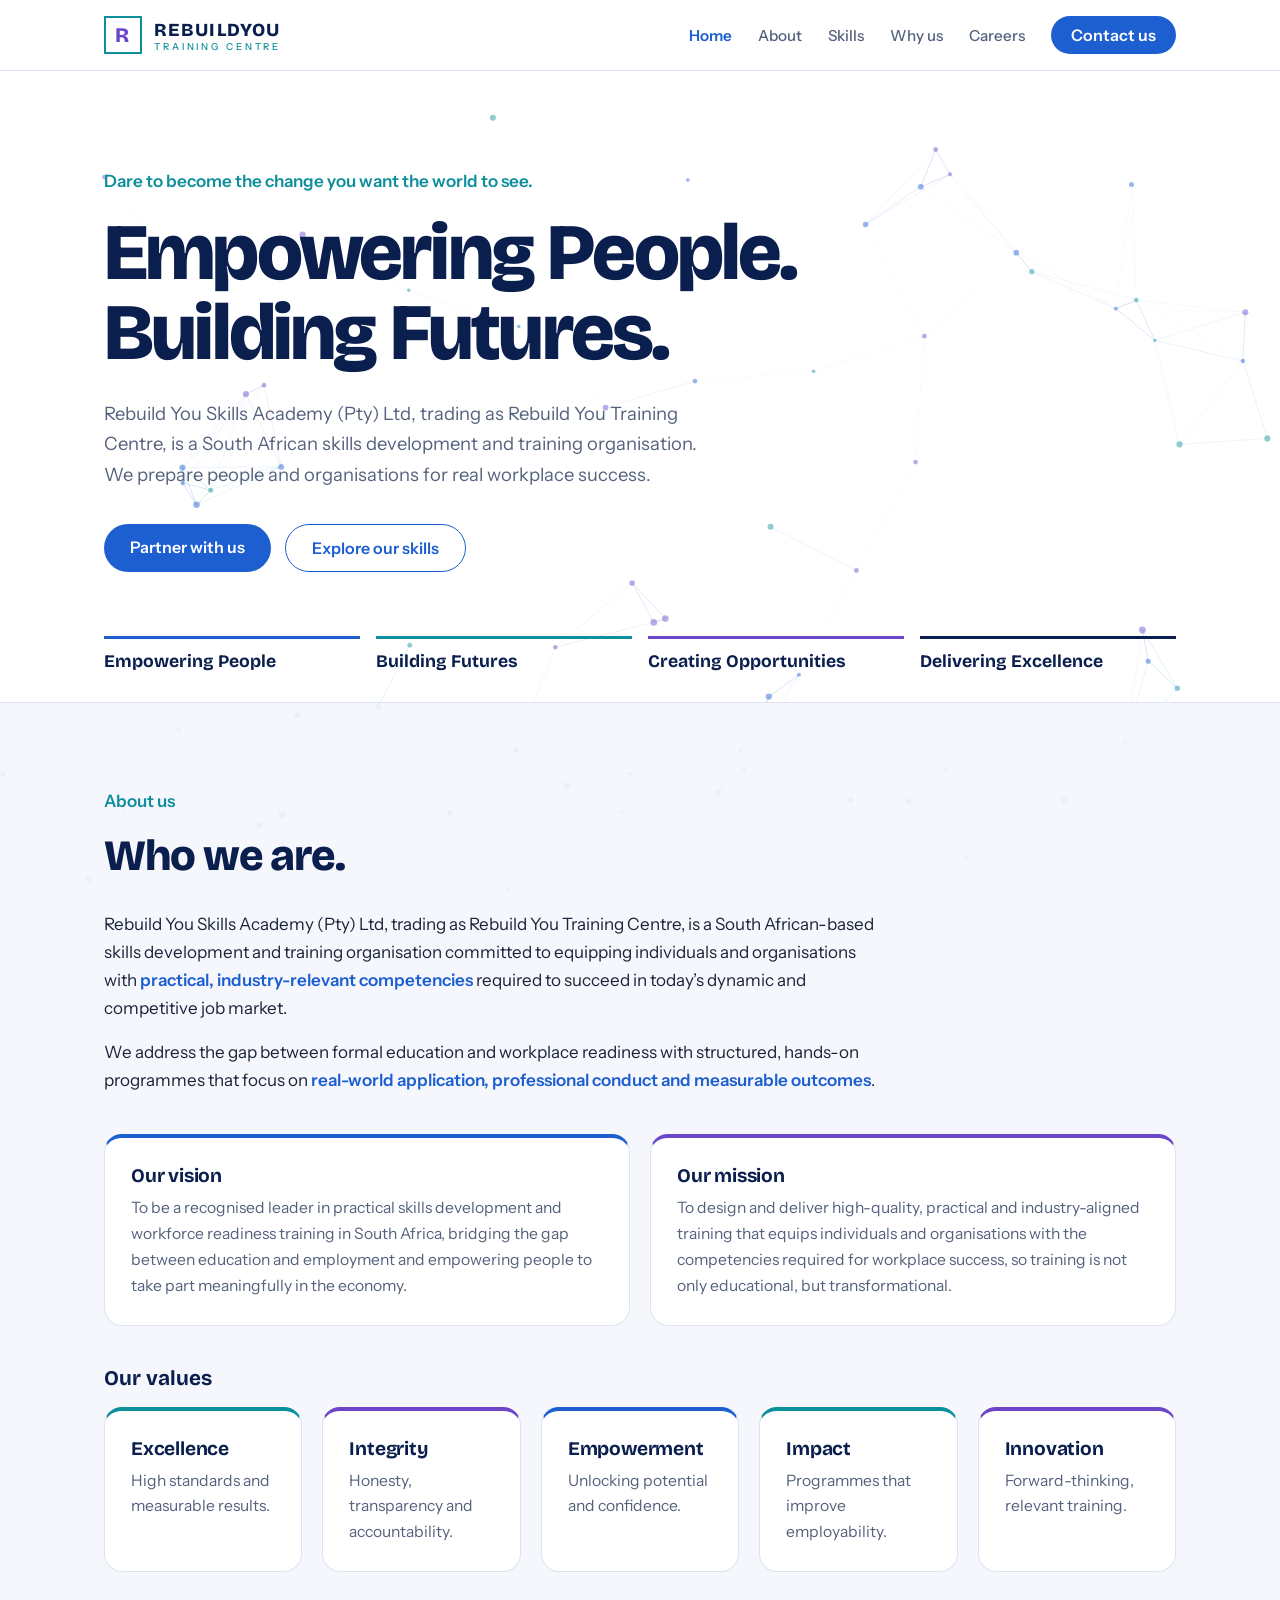
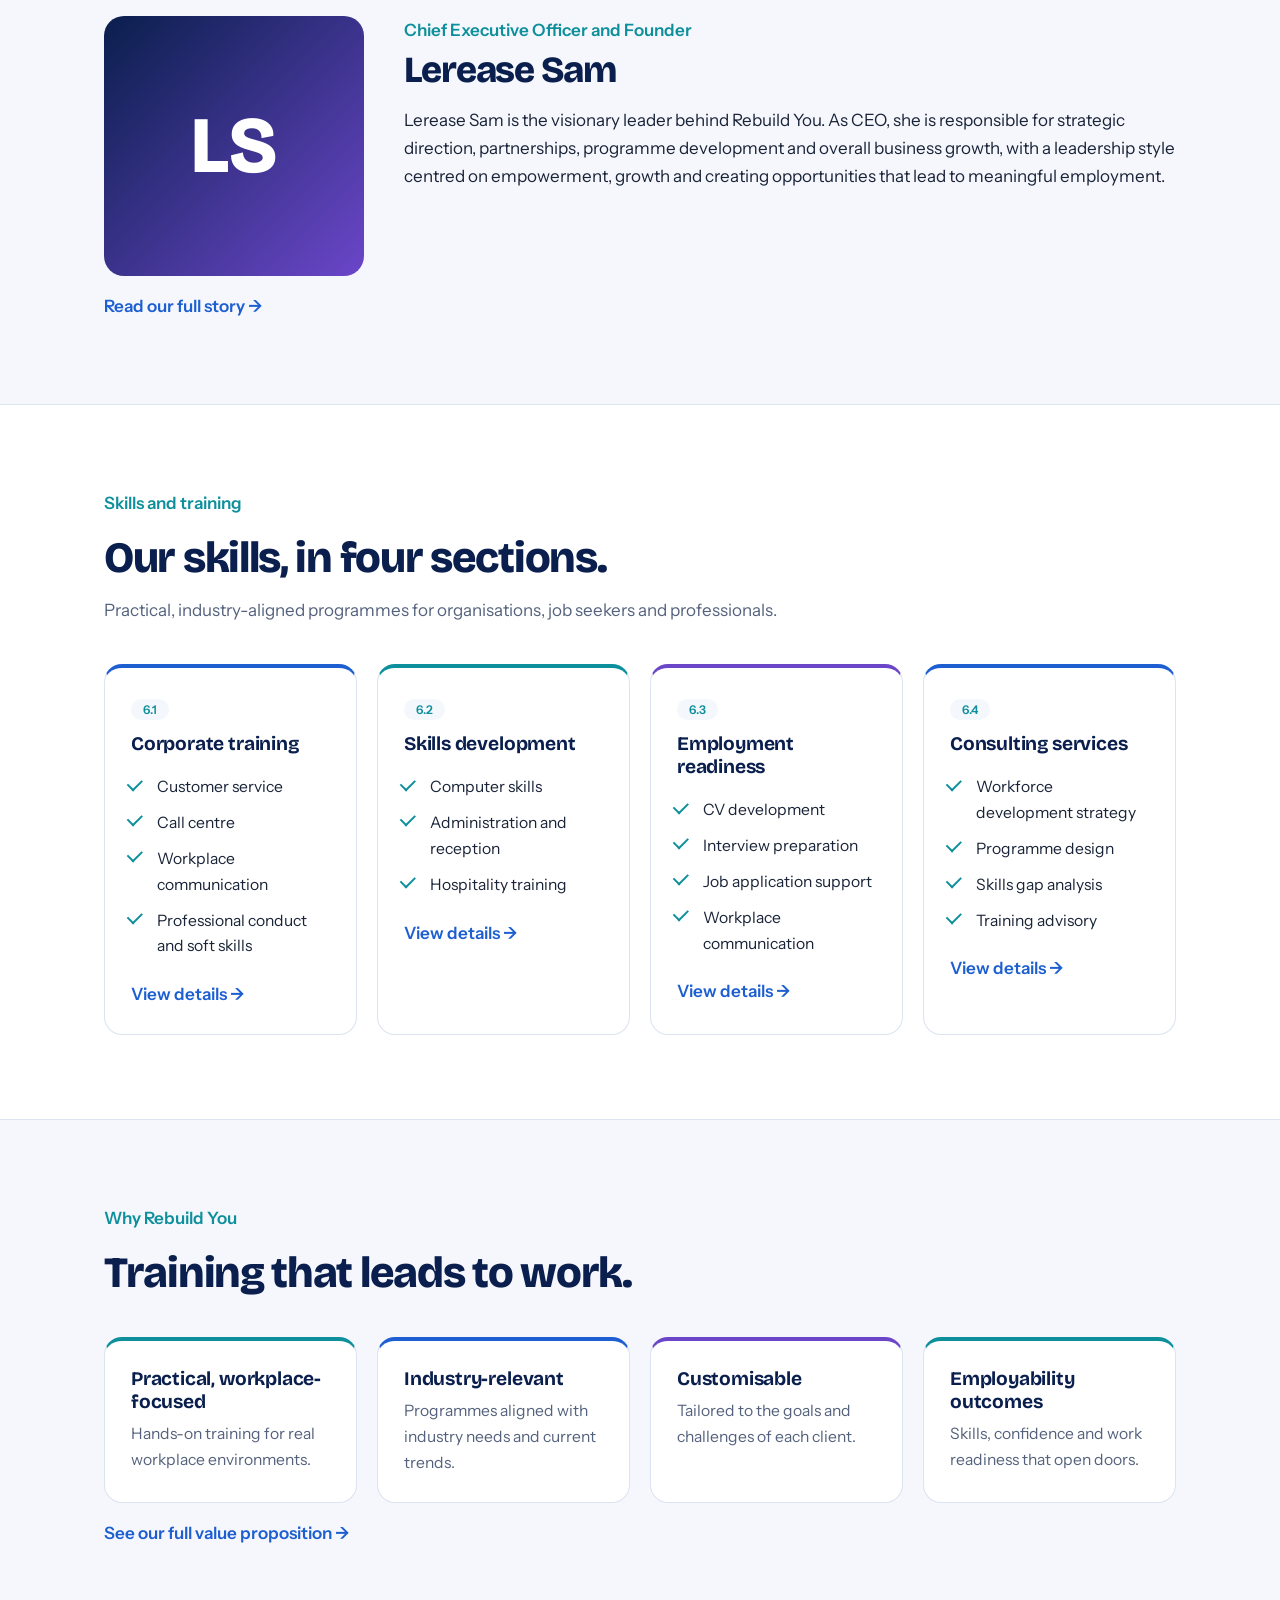
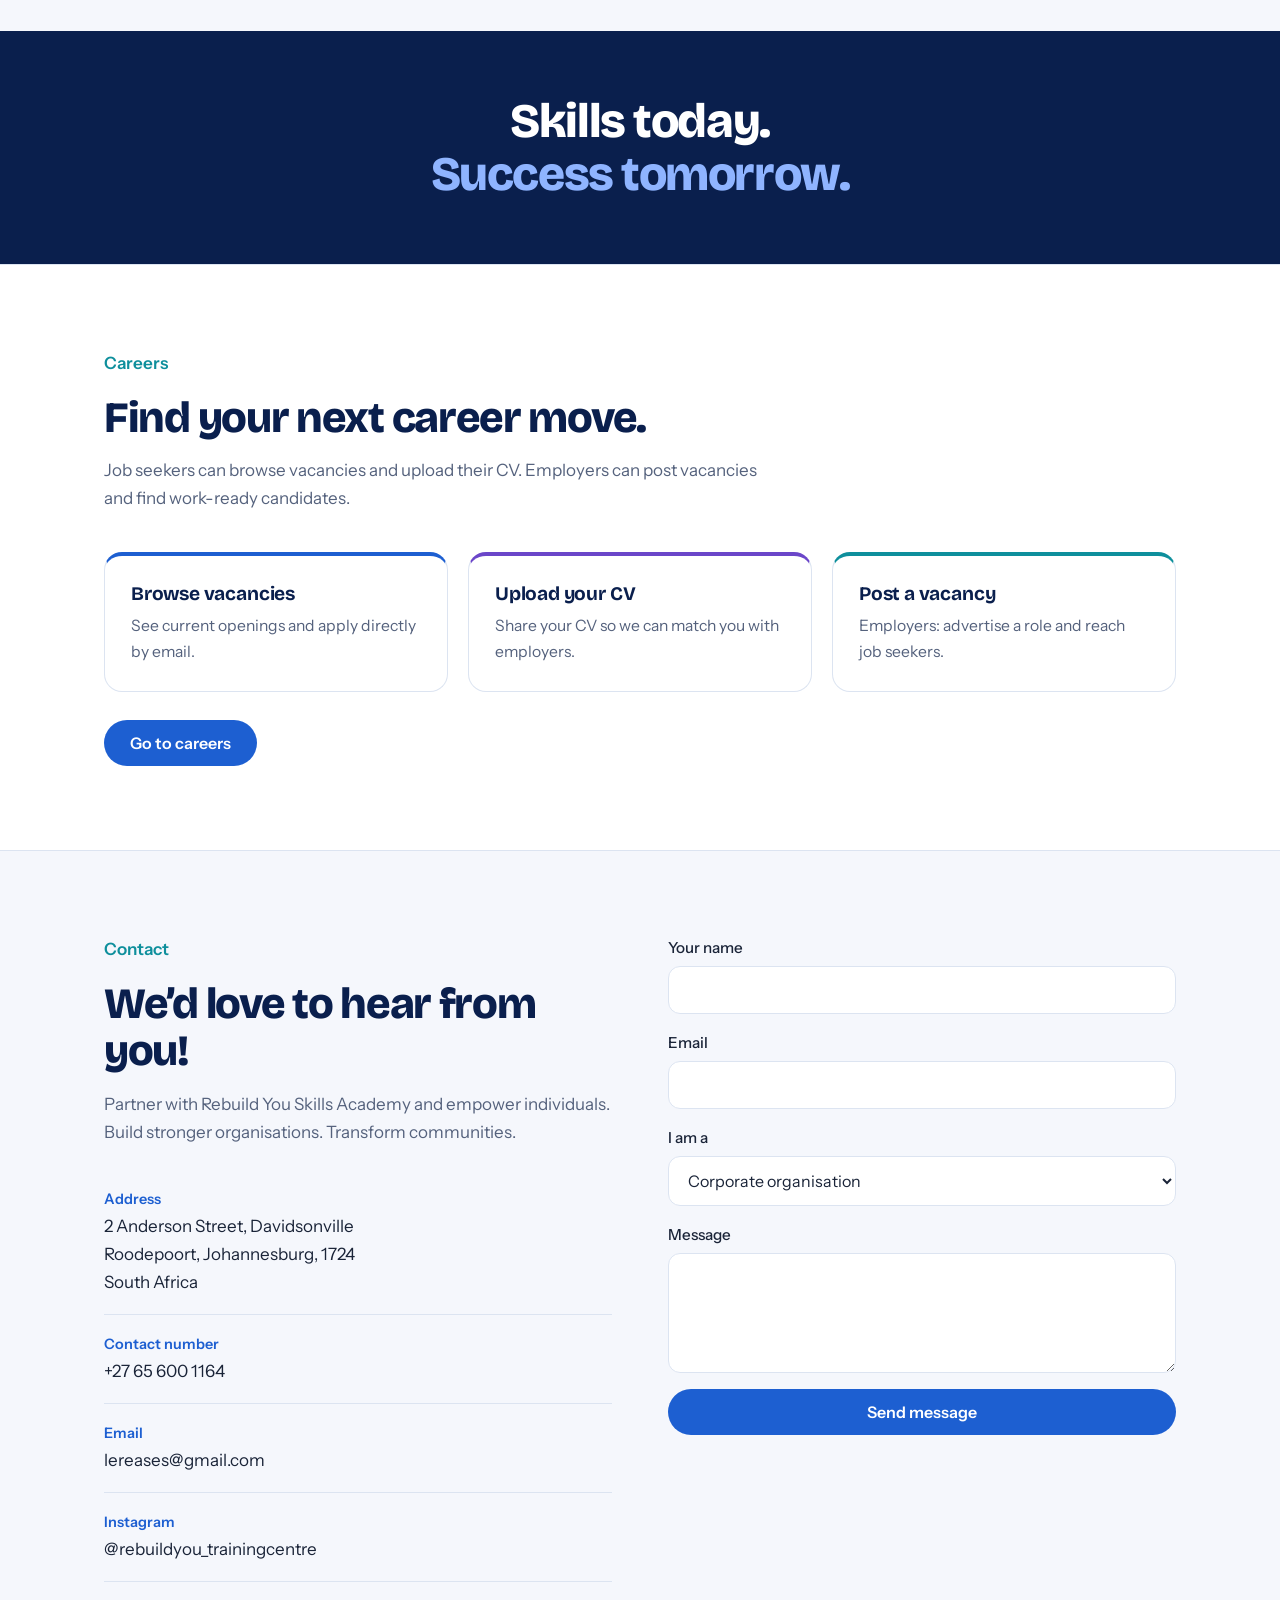
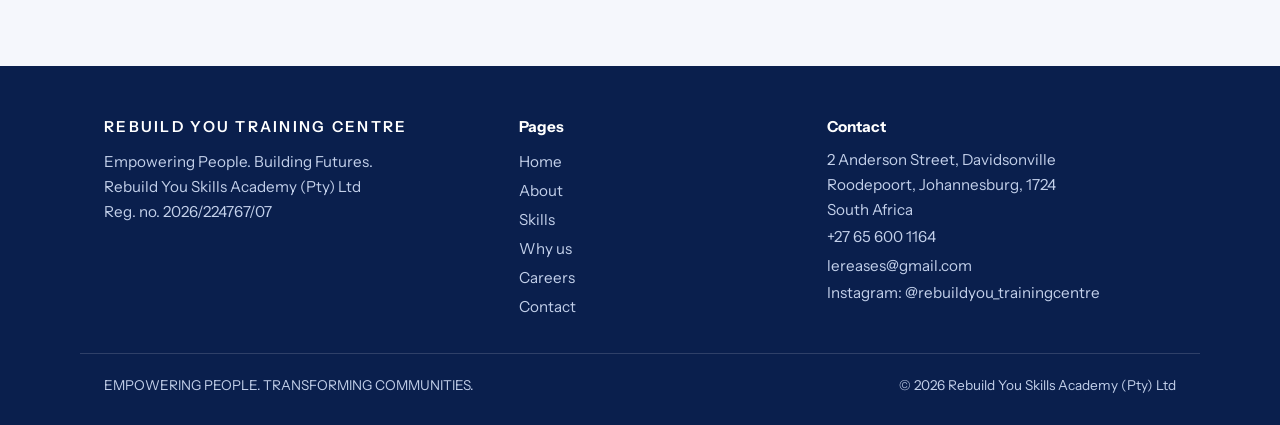
<file: index.html>
<!DOCTYPE html>
<html lang="en">
<head>
<meta charset="UTF-8">
<meta name="viewport" content="width=device-width, initial-scale=1">
<title>Rebuild You Training Centre | Empowering People. Building Futures.</title>
<meta name="description" content="Rebuild You Skills Academy (Pty) Ltd, trading as Rebuild You Training Centre. Practical, industry-aligned skills training in South Africa.">
<link rel="preconnect" href="https://fonts.googleapis.com">
<link rel="preconnect" href="https://fonts.gstatic.com" crossorigin>
<link href="https://fonts.googleapis.com/css2?family=Bricolage+Grotesque:wght@500;700;800&family=Instrument+Sans:wght@400;500;600&display=swap" rel="stylesheet">
<link rel="stylesheet" href="style.css">
</head>
<body>
<canvas id="wall" aria-hidden="true"></canvas>
<header>
  <div class="wrap nav">
    <a href="index.html" class="logo" aria-label="Rebuild You Training Centre home"><span class="mark">R</span><span>REBUILDYOU<small>TRAINING CENTRE</small></span></a>
    <nav aria-label="Main"><ul><li><a href="#top" data-s="top" class="on">Home</a></li><li><a href="#about" data-s="about">About</a></li><li><a href="#skills" data-s="skills">Skills</a></li><li><a href="#why" data-s="why">Why us</a></li><li><a href="#careers" data-s="careers">Careers</a></li><li><a class="btn" href="#contact">Contact us</a></li></ul></nav>
  </div>
</header>
<main id="top" class="compact">
<section class="hero" style="border:0;padding-bottom:30px"><div class="wrap">
<p class="tag">Dare to become the change you want the world to see.</p>
<h1>Empowering People. Building Futures.</h1>
<p class="l">Rebuild You Skills Academy (Pty) Ltd, trading as Rebuild You Training Centre, is a South African skills development and training organisation. We prepare people and organisations for real workplace success.</p>
<div class="acts"><a class="btn" href="#contact">Partner with us</a><a class="btn o" href="#skills">Explore our skills</a></div>
<div class="pillars"><div>Empowering People</div><div>Building Futures</div><div>Creating Opportunities</div><div>Delivering Excellence</div></div>
</div></section>

<section id="about" class="alt"><div class="wrap">
<p class="tag">About us</p><h2>Who we are.</h2>
<div class="prose"><p>Rebuild You Skills Academy (Pty) Ltd, trading as Rebuild You Training Centre, is a South African-based skills development and training organisation committed to equipping individuals and organisations with <b>practical, industry-relevant competencies</b> required to succeed in today’s dynamic and competitive job market.</p>
<p>We address the gap between formal education and workplace readiness with structured, hands-on programmes that focus on <b>real-world application, professional conduct and measurable outcomes</b>.</p></div>
<div class="grid g2">
<div class="card b"><h3>Our vision</h3><p>To be a recognised leader in practical skills development and workforce readiness training in South Africa, bridging the gap between education and employment and empowering people to take part meaningfully in the economy.</p></div>
<div class="card p"><h3>Our mission</h3><p>To design and deliver high-quality, practical and industry-aligned training that equips individuals and organisations with the competencies required for workplace success, so training is not only educational, but transformational.</p></div>
</div>
<h3 style="font:700 1.3rem var(--d);color:var(--navy);margin-top:40px">Our values</h3>
<div class="grid g5" style="margin-top:16px">
<div class="card t"><h3>Excellence</h3><p>High standards and measurable results.</p></div>
<div class="card p"><h3>Integrity</h3><p>Honesty, transparency and accountability.</p></div>
<div class="card b"><h3>Empowerment</h3><p>Unlocking potential and confidence.</p></div>
<div class="card t"><h3>Impact</h3><p>Programmes that improve employability.</p></div>
<div class="card p"><h3>Innovation</h3><p>Forward-thinking, relevant training.</p></div>
</div>
<div class="leader" style="margin-top:44px"><div class="ph" role="img" aria-label="Portrait placeholder for Lerease Sam">LS</div><div><p class="role">Chief Executive Officer and Founder</p><h3>Lerease Sam</h3><p>Lerease Sam is the visionary leader behind Rebuild You. As CEO, she is responsible for strategic direction, partnerships, programme development and overall business growth, with a leadership style centred on empowerment, growth and creating opportunities that lead to meaningful employment.</p></div></div>
<a class="more" href="about.html">Read our full story &rarr;</a>
</div></section>

<section id="skills"><div class="wrap">
<p class="tag">Skills and training</p><h2>Our skills, in four sections.</h2><p class="secintro">Practical, industry-aligned programmes for organisations, job seekers and professionals.</p>
<div class="grid g4">
<div class="card b"><span class="chip">6.1</span><h3>Corporate training</h3><ul class="c"><li>Customer service</li><li>Call centre</li><li>Workplace communication</li><li>Professional conduct and soft skills</li></ul><a class="more" href="skills.html#s-corporate">View details &rarr;</a></div>
<div class="card t"><span class="chip">6.2</span><h3>Skills development</h3><ul class="c"><li>Computer skills</li><li>Administration and reception</li><li>Hospitality training</li></ul><a class="more" href="skills.html#s-skills">View details &rarr;</a></div>
<div class="card p"><span class="chip">6.3</span><h3>Employment readiness</h3><ul class="c"><li>CV development</li><li>Interview preparation</li><li>Job application support</li><li>Workplace communication</li></ul><a class="more" href="skills.html#s-employ">View details &rarr;</a></div>
<div class="card b"><span class="chip">6.4</span><h3>Consulting services</h3><ul class="c"><li>Workforce development strategy</li><li>Programme design</li><li>Skills gap analysis</li><li>Training advisory</li></ul><a class="more" href="skills.html#s-consult">View details &rarr;</a></div>
</div></div></section>

<section id="why" class="alt"><div class="wrap">
<p class="tag">Why Rebuild You</p><h2>Training that leads to work.</h2>
<div class="grid g4">
<div class="card t"><h3>Practical, workplace-focused</h3><p>Hands-on training for real workplace environments.</p></div>
<div class="card b"><h3>Industry-relevant</h3><p>Programmes aligned with industry needs and current trends.</p></div>
<div class="card p"><h3>Customisable</h3><p>Tailored to the goals and challenges of each client.</p></div>
<div class="card t"><h3>Employability outcomes</h3><p>Skills, confidence and work readiness that open doors.</p></div>
</div><a class="more" href="skills.html#value">See our full value proposition &rarr;</a></div></section>

<div class="band"><div class="wrap"><p>Skills today.<span>Success tomorrow.</span></p></div></div>

<section id="careers"><div class="wrap">
<p class="tag">Careers</p><h2>Find your next career move.</h2><p class="secintro">Job seekers can browse vacancies and upload their CV. Employers can post vacancies and find work-ready candidates.</p>
<div class="grid g3">
<div class="card b"><h3>Browse vacancies</h3><p>See current openings and apply directly by email.</p></div>
<div class="card p"><h3>Upload your CV</h3><p>Share your CV so we can match you with employers.</p></div>
<div class="card t"><h3>Post a vacancy</h3><p>Employers: advertise a role and reach job seekers.</p></div>
</div><div class="acts" style="margin-top:28px"><a class="btn" href="jobs.html">Go to careers</a></div></div></section>

<section id="contact" class="alt"><div class="wrap contact">
<div><p class="tag">Contact</p><h2>We’d love to hear from you!</h2>
<p class="sub">Partner with Rebuild You Skills Academy and empower individuals. Build stronger organisations. Transform communities.</p>
<div class="ci" style="margin-top:24px">
<div><b>Address</b>2 Anderson Street, Davidsonville<br>Roodepoort, Johannesburg, 1724<br>South Africa</div>
<div><b>Contact number</b><a href="tel:+27656001164">+27 65 600 1164</a></div>
<div><b>Email</b><a href="mailto:lereases@gmail.com">lereases@gmail.com</a></div>
<div><b>Instagram</b>@rebuildyou_trainingcentre</div></div></div>
<form id="form" novalidate>
<label>Your name<input type="text" name="name" required autocomplete="name"></label>
<label>Email<input type="email" name="email" required autocomplete="email"></label>
<label>I am a<select name="who"><option>Corporate organisation</option><option>Small or medium enterprise</option><option>Government institution</option><option>Private client</option><option>Potential partner</option></select></label>
<label>Message<textarea name="message" required></textarea></label>
<button class="btn" type="submit">Send message</button><p id="msg" role="status" aria-live="polite"></p>
</form></div></section>
</main>

<footer>
  <div class="wrap fgrid">
    <div><strong class="fb">REBUILD YOU TRAINING CENTRE</strong><p>Empowering People. Building Futures.<br>Rebuild You Skills Academy (Pty) Ltd<br>Reg. no. 2026/224767/07</p></div>
    <div><b>Pages</b><a href="#top">Home</a><a href="#about">About</a><a href="#skills">Skills</a><a href="#why">Why us</a><a href="#careers">Careers</a><a href="#contact">Contact</a></div>
    <div><b>Contact</b><p>2 Anderson Street, Davidsonville<br>Roodepoort, Johannesburg, 1724<br>South Africa</p><a href="tel:+27656001164">+27 65 600 1164</a><a href="mailto:lereases@gmail.com">lereases@gmail.com</a><span>Instagram: @rebuildyou_trainingcentre</span></div>
  </div>
  <div class="wrap copy"><span>EMPOWERING PEOPLE. TRANSFORMING COMMUNITIES.</span><span>&copy; <span id="yr"></span> Rebuild You Skills Academy (Pty) Ltd</span></div>
</footer>
<script src="site.js" defer></script>
</body>
</html>
</file>
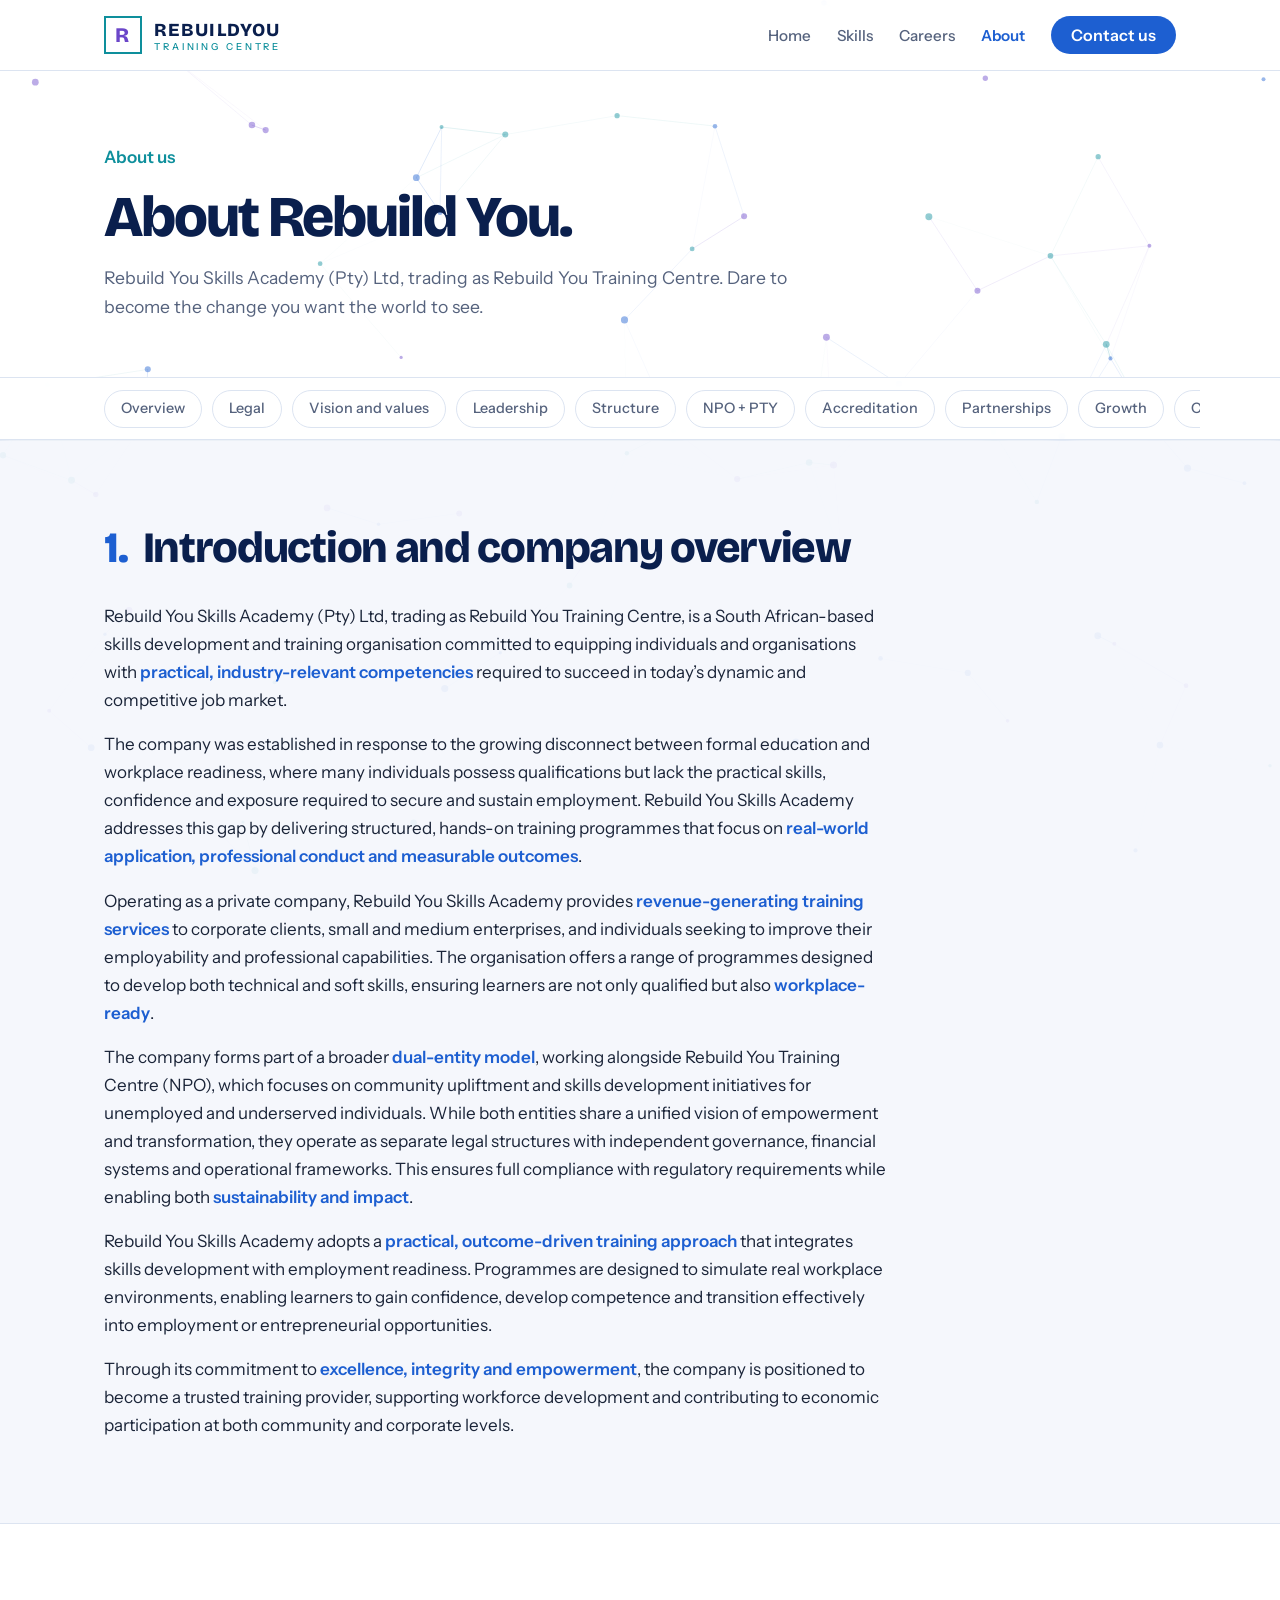
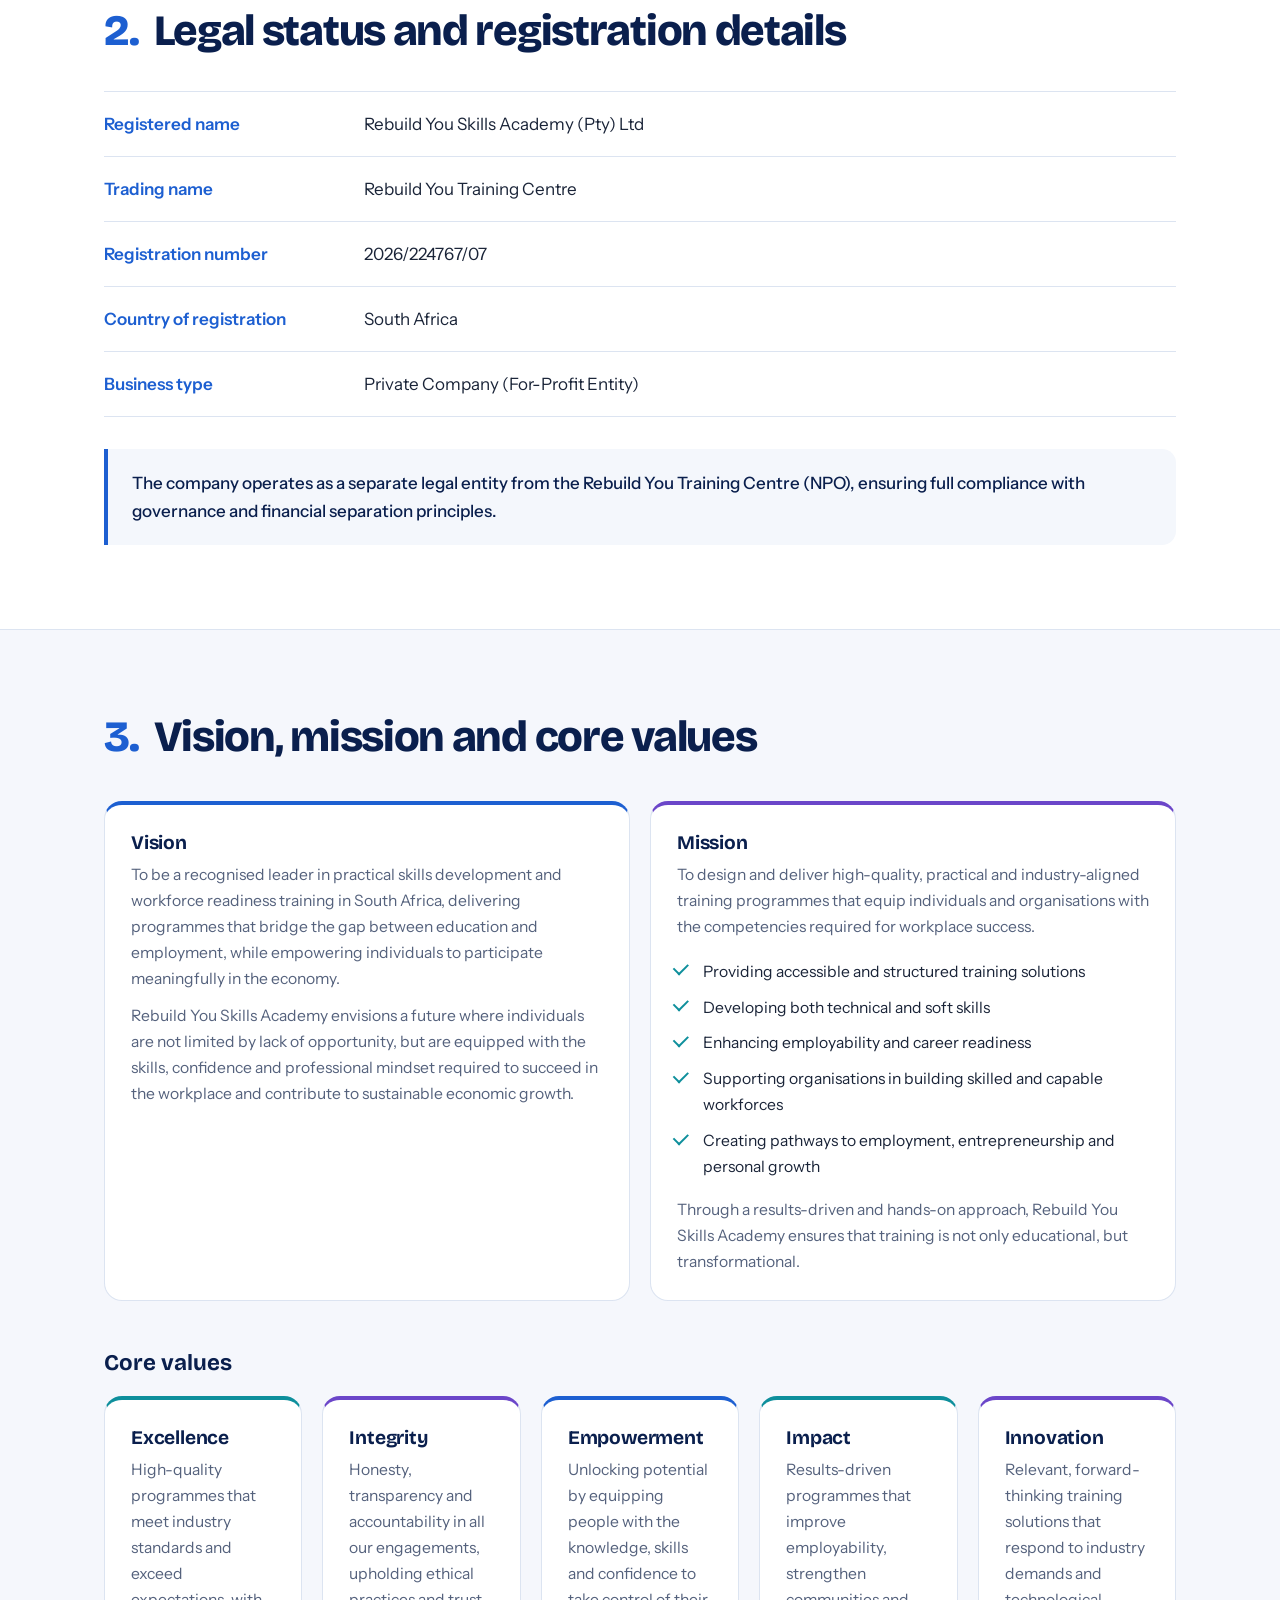
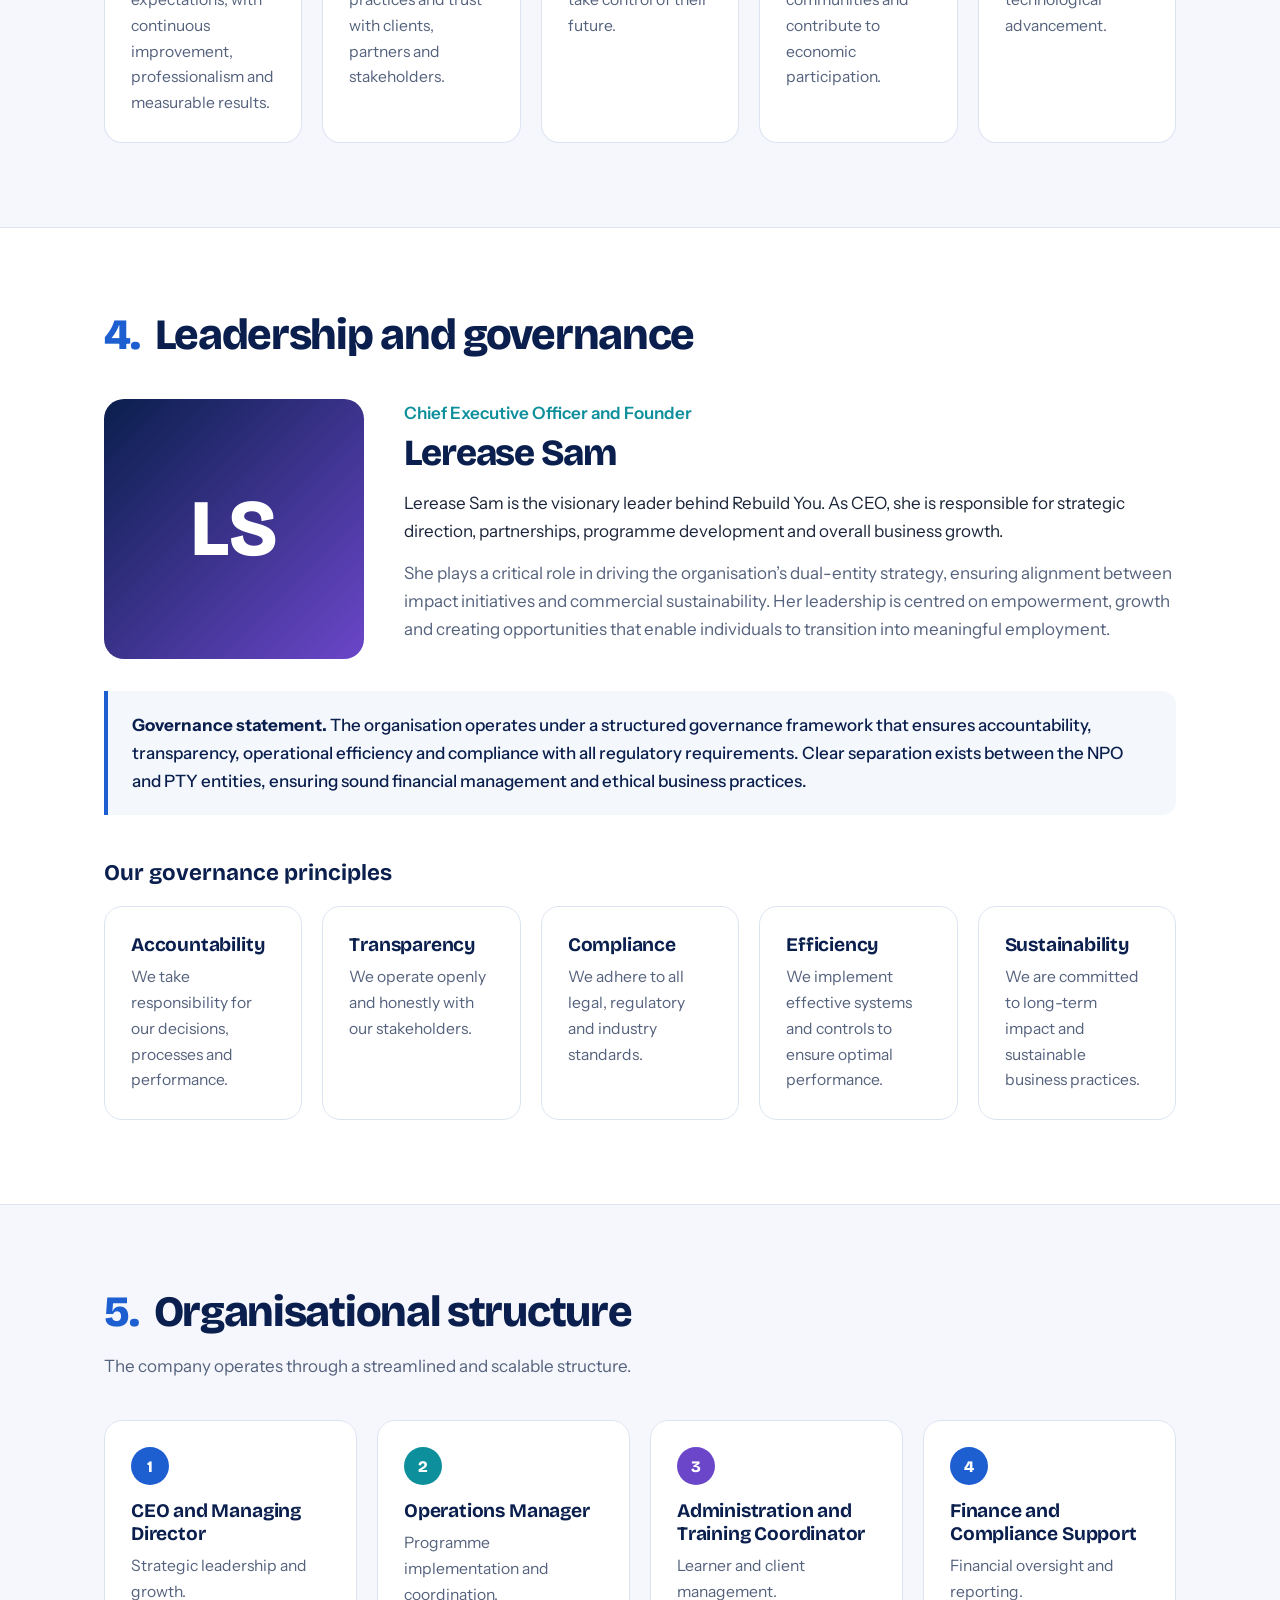
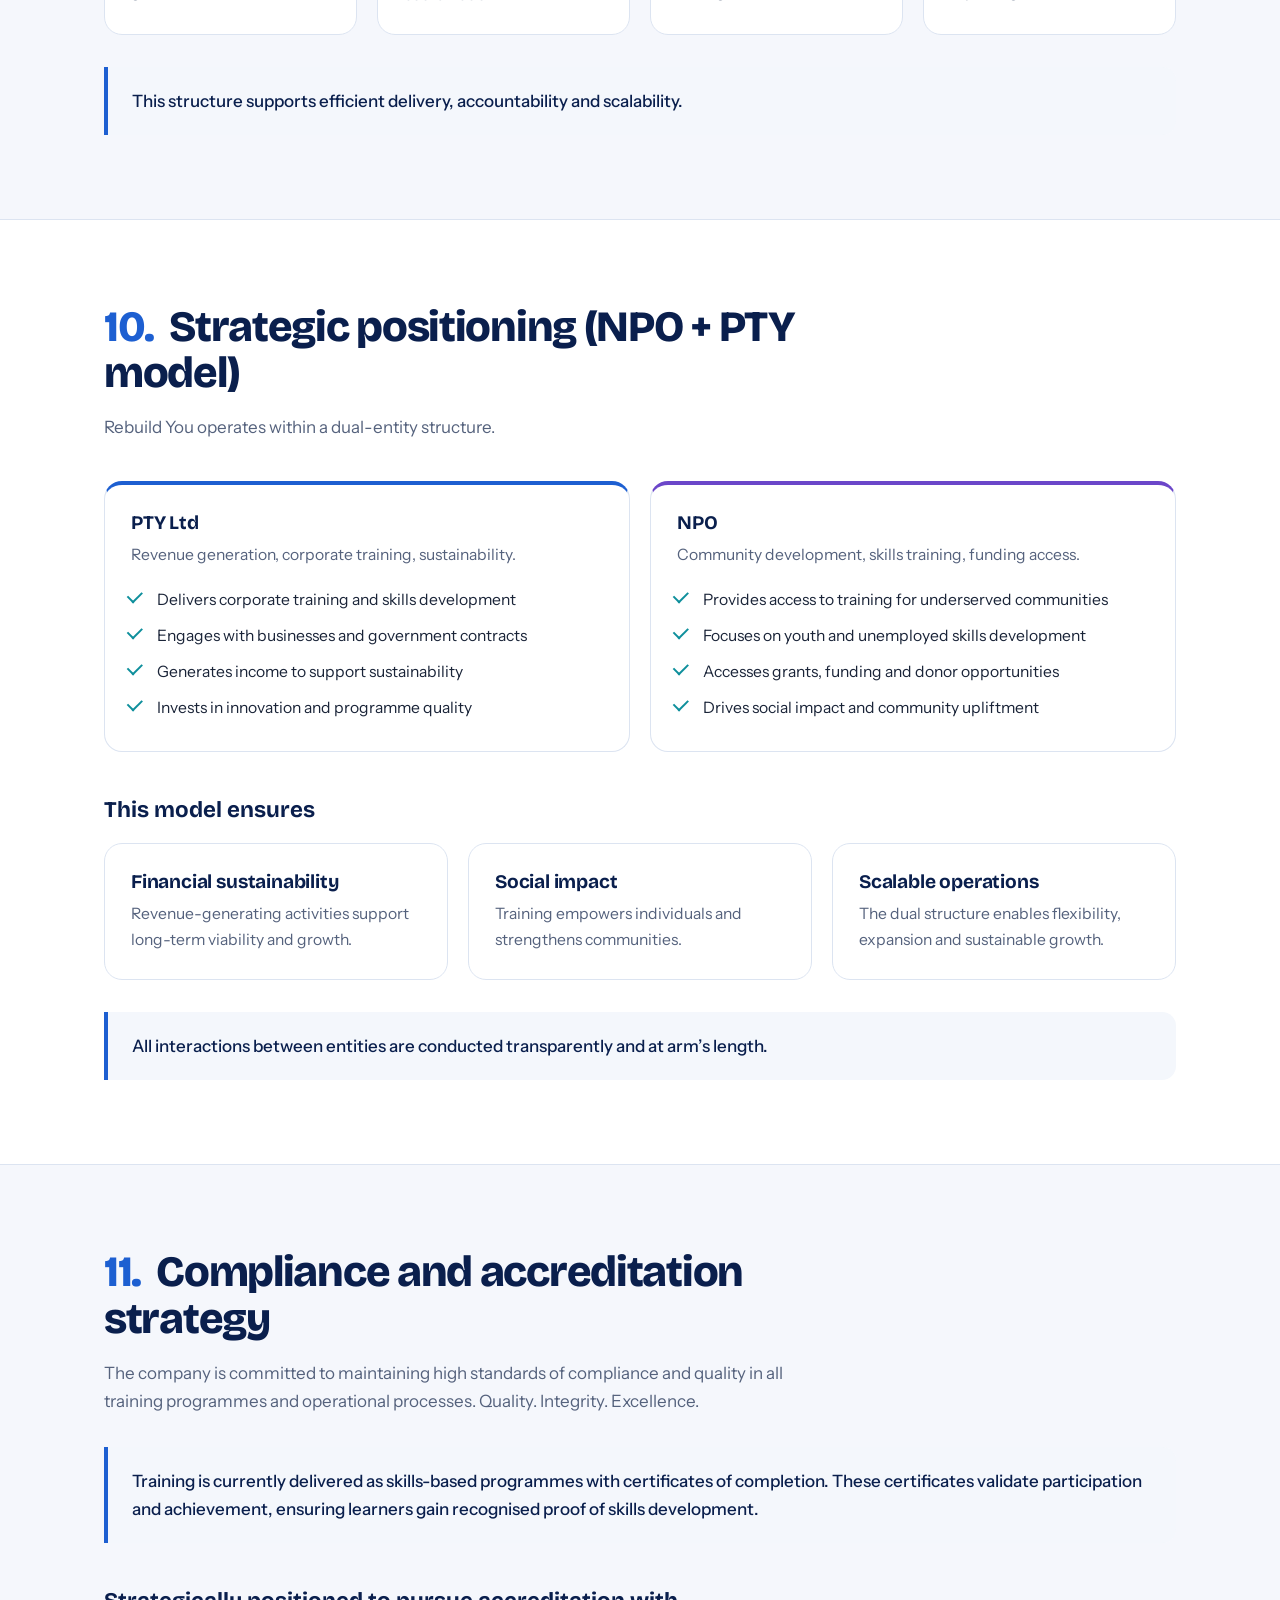
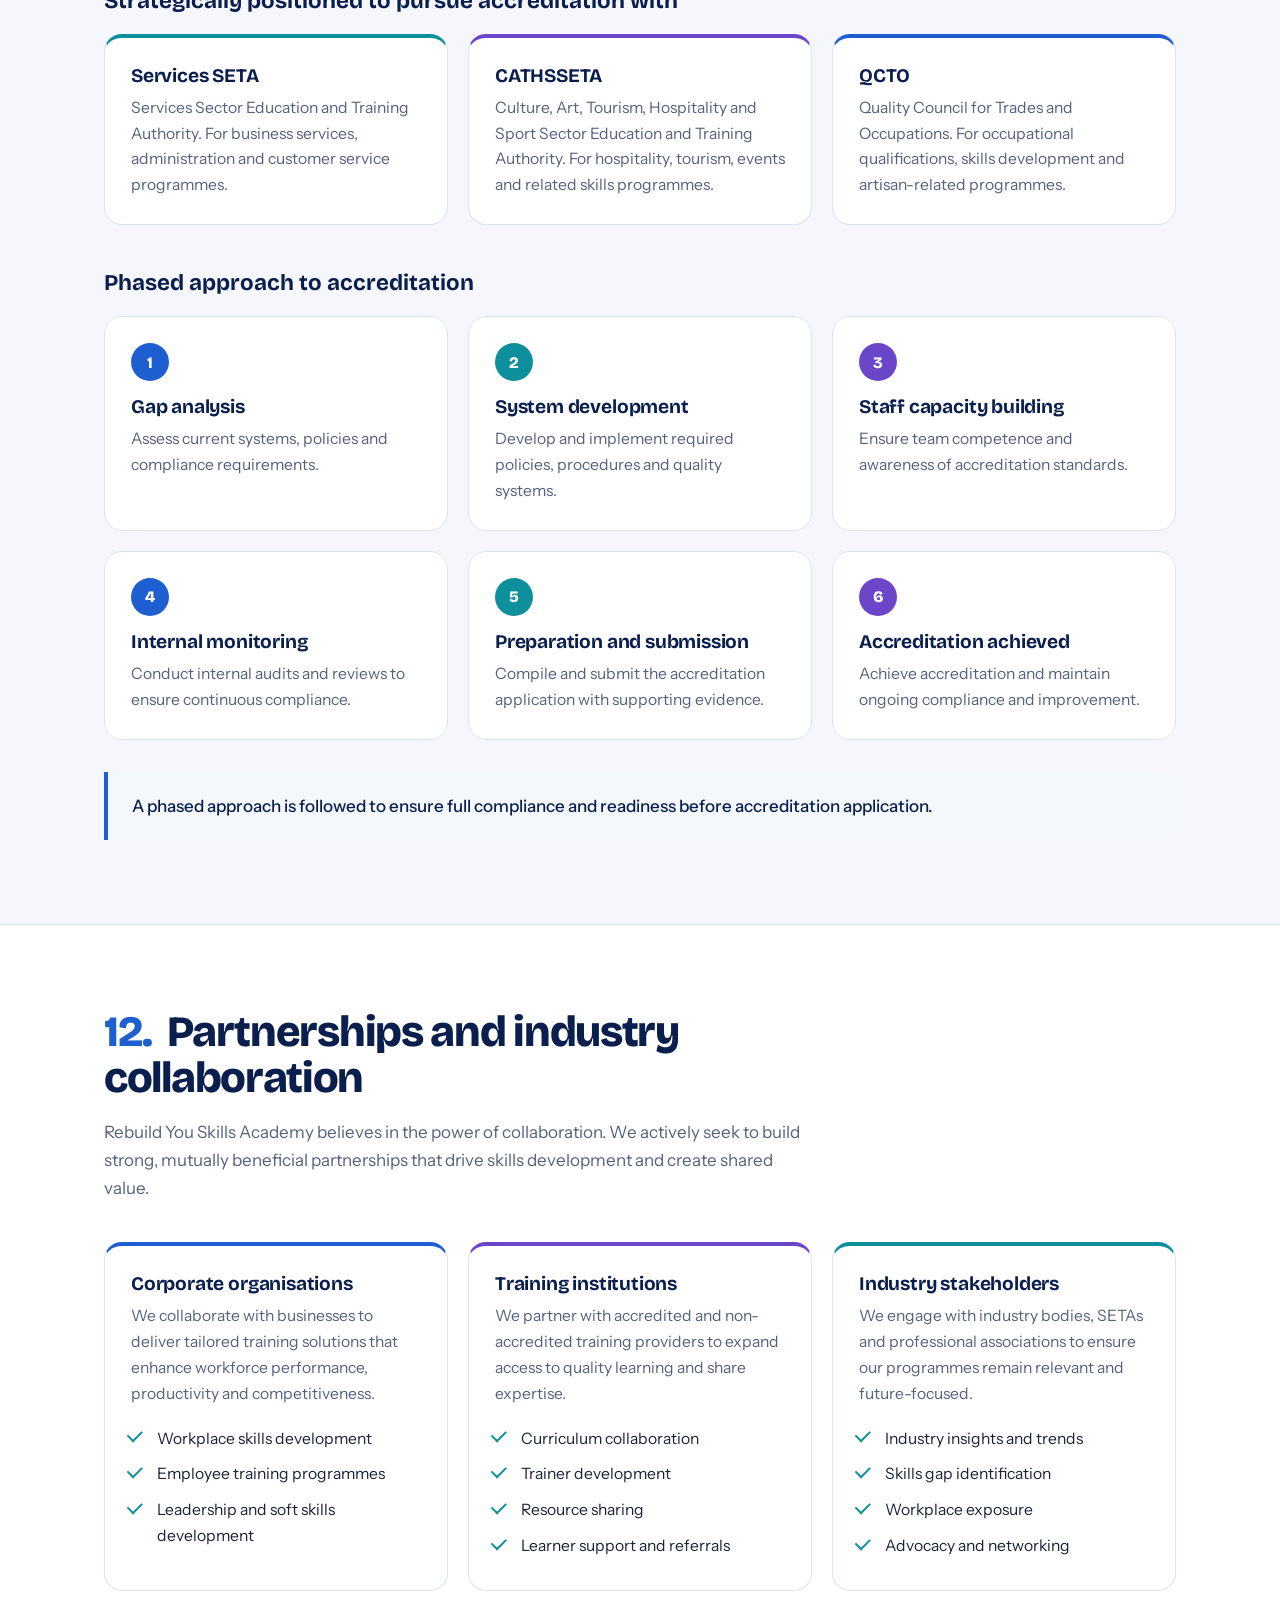
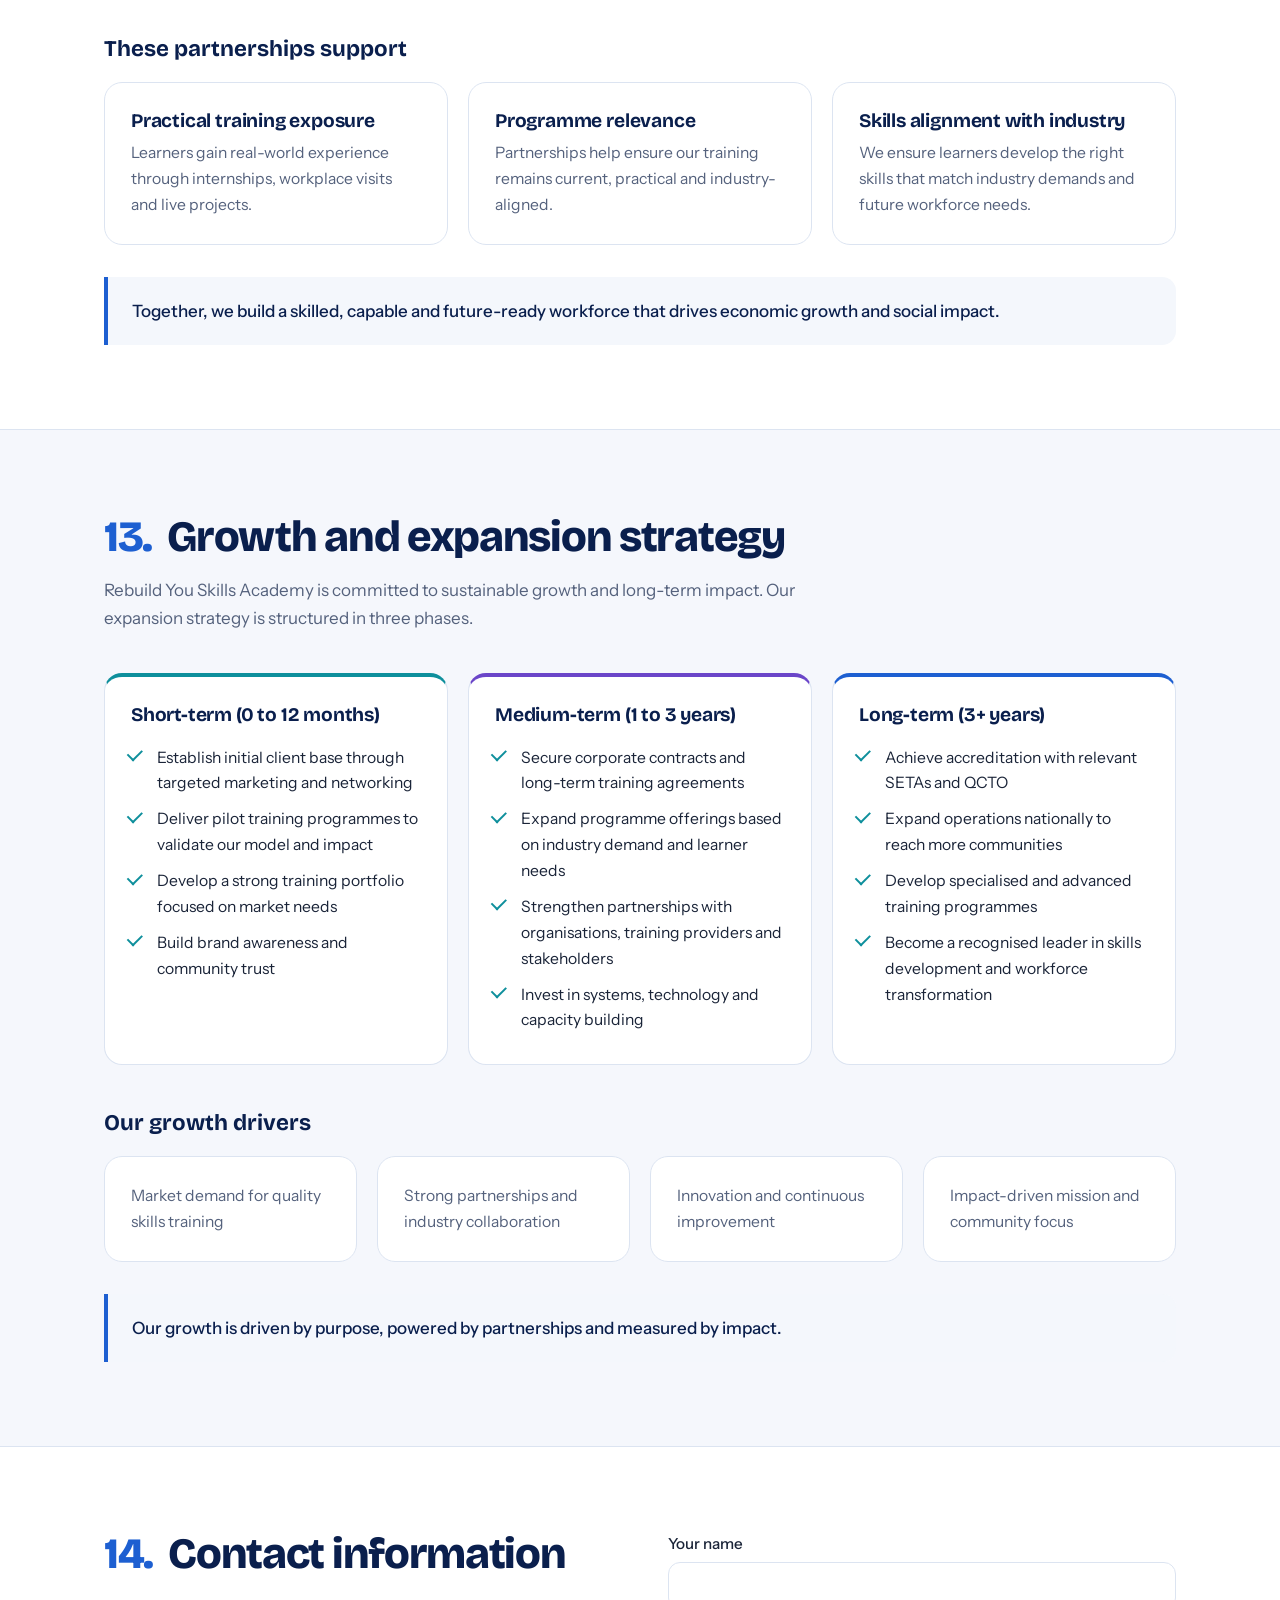
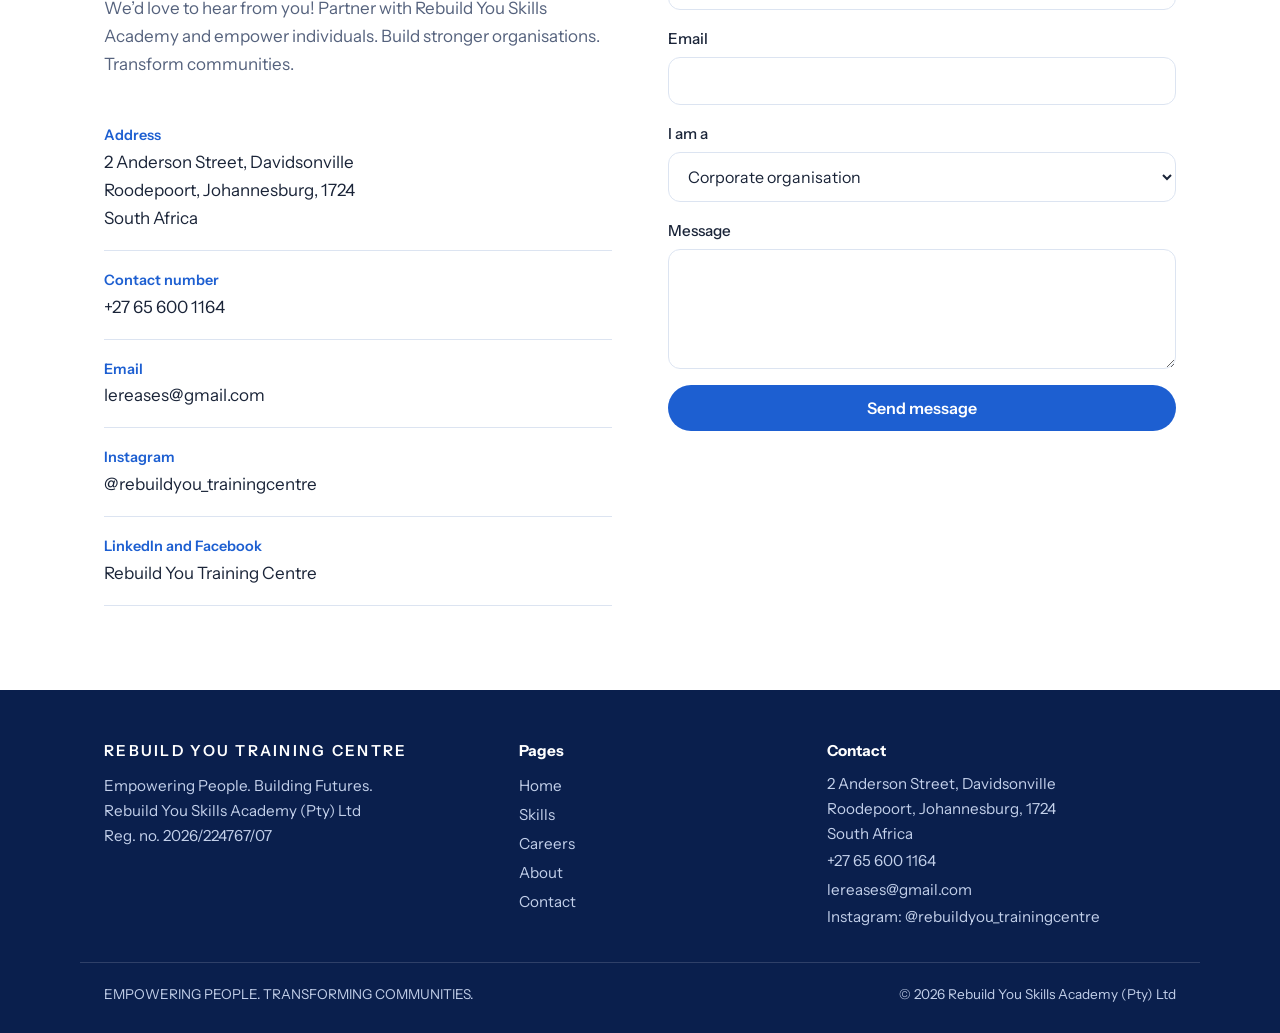
<file: about.html>
<!DOCTYPE html>
<html lang="en">
<head>
<meta charset="UTF-8">
<meta name="viewport" content="width=device-width, initial-scale=1">
<title>About | Rebuild You Training Centre</title>
<meta name="description" content="About Rebuild You Skills Academy (Pty) Ltd: company overview, legal details, leadership, governance, accreditation and contact.">
<link rel="preconnect" href="https://fonts.googleapis.com">
<link rel="preconnect" href="https://fonts.gstatic.com" crossorigin>
<link href="https://fonts.googleapis.com/css2?family=Bricolage+Grotesque:wght@500;700;800&family=Instrument+Sans:wght@400;500;600&display=swap" rel="stylesheet">
<link rel="stylesheet" href="style.css">
</head>
<body>
<canvas id="wall" aria-hidden="true"></canvas>
<header>
  <div class="wrap nav">
    <a href="index.html" class="logo" aria-label="Rebuild You Training Centre home"><span class="mark">R</span><span>REBUILDYOU<small>TRAINING CENTRE</small></span></a>
    <nav aria-label="Main"><ul><li><a href="index.html">Home</a></li><li><a href="skills.html">Skills</a></li><li><a href="jobs.html">Careers</a></li><li><a href="about.html" class="on" aria-current="page">About</a></li><li><a class="btn" href="about.html#contact">Contact us</a></li></ul></nav>
  </div>
</header>

<main id="top">
<section class="pagehead"><div class="wrap"><p class="tag">About us</p><h1>About Rebuild You.</h1><p class="sub">Rebuild You Skills Academy (Pty) Ltd, trading as Rebuild You Training Centre. Dare to become the change you want the world to see.</p></div></section><div class="chips"><div class="wrap"><a href="#about">Overview</a><a href="#legal">Legal</a><a href="#vision">Vision and values</a><a href="#leadership">Leadership</a><a href="#structure">Structure</a><a href="#positioning">NPO + PTY</a><a href="#accreditation">Accreditation</a><a href="#partners">Partnerships</a><a href="#growth">Growth</a><a href="#contact">Contact</a></div></div>
<section id="about" class="alt">
  <div class="wrap">
    <h2><em>1.</em>Introduction and company overview</h2>
    <div class="prose">
      <p>Rebuild You Skills Academy (Pty) Ltd, trading as Rebuild You Training Centre, is a South African-based skills development and training organisation committed to equipping individuals and organisations with <b>practical, industry-relevant competencies</b> required to succeed in today’s dynamic and competitive job market.</p>
      <p>The company was established in response to the growing disconnect between formal education and workplace readiness, where many individuals possess qualifications but lack the practical skills, confidence and exposure required to secure and sustain employment. Rebuild You Skills Academy addresses this gap by delivering structured, hands-on training programmes that focus on <b>real-world application, professional conduct and measurable outcomes</b>.</p>
      <p>Operating as a private company, Rebuild You Skills Academy provides <b>revenue-generating training services</b> to corporate clients, small and medium enterprises, and individuals seeking to improve their employability and professional capabilities. The organisation offers a range of programmes designed to develop both technical and soft skills, ensuring learners are not only qualified but also <b>workplace-ready</b>.</p>
      <p>The company forms part of a broader <b>dual-entity model</b>, working alongside Rebuild You Training Centre (NPO), which focuses on community upliftment and skills development initiatives for unemployed and underserved individuals. While both entities share a unified vision of empowerment and transformation, they operate as separate legal structures with independent governance, financial systems and operational frameworks. This ensures full compliance with regulatory requirements while enabling both <b>sustainability and impact</b>.</p>
      <p>Rebuild You Skills Academy adopts a <b>practical, outcome-driven training approach</b> that integrates skills development with employment readiness. Programmes are designed to simulate real workplace environments, enabling learners to gain confidence, develop competence and transition effectively into employment or entrepreneurial opportunities.</p>
      <p>Through its commitment to <b>excellence, integrity and empowerment</b>, the company is positioned to become a trusted training provider, supporting workforce development and contributing to economic participation at both community and corporate levels.</p>
    </div>
  </div>
</section>

<section id="legal">
  <div class="wrap">
    <h2><em>2.</em>Legal status and registration details</h2>
    <div class="tbl">
      <div><b>Registered name</b><span>Rebuild You Skills Academy (Pty) Ltd</span></div>
      <div><b>Trading name</b><span>Rebuild You Training Centre</span></div>
      <div><b>Registration number</b><span>2026/224767/07</span></div>
      <div><b>Country of registration</b><span>South Africa</span></div>
      <div><b>Business type</b><span>Private Company (For-Profit Entity)</span></div>
    </div>
    <p class="note">The company operates as a separate legal entity from the Rebuild You Training Centre (NPO), ensuring full compliance with governance and financial separation principles.</p>
  </div>
</section>

<section id="vision" class="alt">
  <div class="wrap">
    <h2><em>3.</em>Vision, mission and core values</h2>
    <div class="grid g2">
      <div class="card b">
        <h3>Vision</h3>
        <p>To be a recognised leader in practical skills development and workforce readiness training in South Africa, delivering programmes that bridge the gap between education and employment, while empowering individuals to participate meaningfully in the economy.</p>
        <p style="margin-top:12px">Rebuild You Skills Academy envisions a future where individuals are not limited by lack of opportunity, but are equipped with the skills, confidence and professional mindset required to succeed in the workplace and contribute to sustainable economic growth.</p>
      </div>
      <div class="card p">
        <h3>Mission</h3>
        <p>To design and deliver high-quality, practical and industry-aligned training programmes that equip individuals and organisations with the competencies required for workplace success.</p>
        <ul class="c">
          <li>Providing accessible and structured training solutions</li>
          <li>Developing both technical and soft skills</li>
          <li>Enhancing employability and career readiness</li>
          <li>Supporting organisations in building skilled and capable workforces</li>
          <li>Creating pathways to employment, entrepreneurship and personal growth</li>
        </ul>
        <p style="margin-top:12px">Through a results-driven and hands-on approach, Rebuild You Skills Academy ensures that training is not only educational, but transformational.</p>
      </div>
    </div>
    <h3 style="font:700 1.4rem var(--d);color:var(--navy);margin-top:48px">Core values</h3>
    <div class="grid g5" style="margin-top:20px">
      <div class="card t"><h3>Excellence</h3><p>High-quality programmes that meet industry standards and exceed expectations, with continuous improvement, professionalism and measurable results.</p></div>
      <div class="card p"><h3>Integrity</h3><p>Honesty, transparency and accountability in all our engagements, upholding ethical practices and trust with clients, partners and stakeholders.</p></div>
      <div class="card b"><h3>Empowerment</h3><p>Unlocking potential by equipping people with the knowledge, skills and confidence to take control of their future.</p></div>
      <div class="card t"><h3>Impact</h3><p>Results-driven programmes that improve employability, strengthen communities and contribute to economic participation.</p></div>
      <div class="card p"><h3>Innovation</h3><p>Relevant, forward-thinking training solutions that respond to industry demands and technological advancement.</p></div>
    </div>
  </div>
</section>

<section id="leadership">
  <div class="wrap">
    <h2><em>4.</em>Leadership and governance</h2>
    <div class="leader">
      <div class="ph" role="img" aria-label="Portrait placeholder for Lerease Sam">LS</div>
      <div>
        <p class="role">Chief Executive Officer and Founder</p>
        <h3>Lerease Sam</h3>
        <p>Lerease Sam is the visionary leader behind Rebuild You. As CEO, she is responsible for strategic direction, partnerships, programme development and overall business growth.</p>
        <p>She plays a critical role in driving the organisation’s dual-entity strategy, ensuring alignment between impact initiatives and commercial sustainability. Her leadership is centred on empowerment, growth and creating opportunities that enable individuals to transition into meaningful employment.</p>
      </div>
    </div>
    <p class="note"><b>Governance statement.</b> The organisation operates under a structured governance framework that ensures accountability, transparency, operational efficiency and compliance with all regulatory requirements. Clear separation exists between the NPO and PTY entities, ensuring sound financial management and ethical business practices.</p>
    <h3 style="font:700 1.4rem var(--d);color:var(--navy);margin-top:44px">Our governance principles</h3>
    <div class="grid g5" style="margin-top:20px">
      <div class="card"><h3>Accountability</h3><p>We take responsibility for our decisions, processes and performance.</p></div>
      <div class="card"><h3>Transparency</h3><p>We operate openly and honestly with our stakeholders.</p></div>
      <div class="card"><h3>Compliance</h3><p>We adhere to all legal, regulatory and industry standards.</p></div>
      <div class="card"><h3>Efficiency</h3><p>We implement effective systems and controls to ensure optimal performance.</p></div>
      <div class="card"><h3>Sustainability</h3><p>We are committed to long-term impact and sustainable business practices.</p></div>
    </div>
  </div>
</section>

<section id="structure" class="alt">
  <div class="wrap">
    <h2><em>5.</em>Organisational structure</h2>
    <p class="sub">The company operates through a streamlined and scalable structure.</p>
    <div class="grid g4 steps">
      <div class="card"><h3>CEO and Managing Director</h3><p>Strategic leadership and growth.</p></div>
      <div class="card"><h3>Operations Manager</h3><p>Programme implementation and coordination.</p></div>
      <div class="card"><h3>Administration and Training Coordinator</h3><p>Learner and client management.</p></div>
      <div class="card"><h3>Finance and Compliance Support</h3><p>Financial oversight and reporting.</p></div>
    </div>
    <p class="note">This structure supports efficient delivery, accountability and scalability.</p>
  </div>
</section>

<section id="positioning">
  <div class="wrap">
    <h2><em>10.</em>Strategic positioning (NPO + PTY model)</h2>
    <p class="sub">Rebuild You operates within a dual-entity structure.</p>
    <div class="grid g2">
      <div class="card b"><h3>PTY Ltd</h3><p>Revenue generation, corporate training, sustainability.</p><ul class="c"><li>Delivers corporate training and skills development</li><li>Engages with businesses and government contracts</li><li>Generates income to support sustainability</li><li>Invests in innovation and programme quality</li></ul></div>
      <div class="card p"><h3>NPO</h3><p>Community development, skills training, funding access.</p><ul class="c"><li>Provides access to training for underserved communities</li><li>Focuses on youth and unemployed skills development</li><li>Accesses grants, funding and donor opportunities</li><li>Drives social impact and community upliftment</li></ul></div>
    </div>
    <h3 style="font:700 1.4rem var(--d);color:var(--navy);margin-top:44px">This model ensures</h3>
    <div class="grid g3" style="margin-top:20px">
      <div class="card"><h3>Financial sustainability</h3><p>Revenue-generating activities support long-term viability and growth.</p></div>
      <div class="card"><h3>Social impact</h3><p>Training empowers individuals and strengthens communities.</p></div>
      <div class="card"><h3>Scalable operations</h3><p>The dual structure enables flexibility, expansion and sustainable growth.</p></div>
    </div>
    <p class="note">All interactions between entities are conducted transparently and at arm’s length.</p>
  </div>
</section>

<section id="accreditation" class="alt">
  <div class="wrap">
    <h2><em>11.</em>Compliance and accreditation strategy</h2>
    <p class="sub">The company is committed to maintaining high standards of compliance and quality in all training programmes and operational processes. Quality. Integrity. Excellence.</p>
    <p class="note">Training is currently delivered as skills-based programmes with certificates of completion. These certificates validate participation and achievement, ensuring learners gain recognised proof of skills development.</p>
    <h3 style="font:700 1.4rem var(--d);color:var(--navy);margin-top:44px">Strategically positioned to pursue accreditation with</h3>
    <div class="grid g3" style="margin-top:20px">
      <div class="card t"><h3>Services SETA</h3><p>Services Sector Education and Training Authority. For business services, administration and customer service programmes.</p></div>
      <div class="card p"><h3>CATHSSETA</h3><p>Culture, Art, Tourism, Hospitality and Sport Sector Education and Training Authority. For hospitality, tourism, events and related skills programmes.</p></div>
      <div class="card b"><h3>QCTO</h3><p>Quality Council for Trades and Occupations. For occupational qualifications, skills development and artisan-related programmes.</p></div>
    </div>
    <h3 style="font:700 1.4rem var(--d);color:var(--navy);margin-top:44px">Phased approach to accreditation</h3>
    <div class="grid g3 steps" style="margin-top:20px">
      <div class="card"><h3>Gap analysis</h3><p>Assess current systems, policies and compliance requirements.</p></div>
      <div class="card"><h3>System development</h3><p>Develop and implement required policies, procedures and quality systems.</p></div>
      <div class="card"><h3>Staff capacity building</h3><p>Ensure team competence and awareness of accreditation standards.</p></div>
      <div class="card"><h3>Internal monitoring</h3><p>Conduct internal audits and reviews to ensure continuous compliance.</p></div>
      <div class="card"><h3>Preparation and submission</h3><p>Compile and submit the accreditation application with supporting evidence.</p></div>
      <div class="card"><h3>Accreditation achieved</h3><p>Achieve accreditation and maintain ongoing compliance and improvement.</p></div>
    </div>
    <p class="note">A phased approach is followed to ensure full compliance and readiness before accreditation application.</p>
  </div>
</section>

<section id="partners">
  <div class="wrap">
    <h2><em>12.</em>Partnerships and industry collaboration</h2>
    <p class="sub">Rebuild You Skills Academy believes in the power of collaboration. We actively seek to build strong, mutually beneficial partnerships that drive skills development and create shared value.</p>
    <div class="grid g3">
      <div class="card b"><h3>Corporate organisations</h3><p>We collaborate with businesses to deliver tailored training solutions that enhance workforce performance, productivity and competitiveness.</p><ul class="c"><li>Workplace skills development</li><li>Employee training programmes</li><li>Leadership and soft skills development</li></ul></div>
      <div class="card p"><h3>Training institutions</h3><p>We partner with accredited and non-accredited training providers to expand access to quality learning and share expertise.</p><ul class="c"><li>Curriculum collaboration</li><li>Trainer development</li><li>Resource sharing</li><li>Learner support and referrals</li></ul></div>
      <div class="card t"><h3>Industry stakeholders</h3><p>We engage with industry bodies, SETAs and professional associations to ensure our programmes remain relevant and future-focused.</p><ul class="c"><li>Industry insights and trends</li><li>Skills gap identification</li><li>Workplace exposure</li><li>Advocacy and networking</li></ul></div>
    </div>
    <h3 style="font:700 1.4rem var(--d);color:var(--navy);margin-top:44px">These partnerships support</h3>
    <div class="grid g3" style="margin-top:20px">
      <div class="card"><h3>Practical training exposure</h3><p>Learners gain real-world experience through internships, workplace visits and live projects.</p></div>
      <div class="card"><h3>Programme relevance</h3><p>Partnerships help ensure our training remains current, practical and industry-aligned.</p></div>
      <div class="card"><h3>Skills alignment with industry</h3><p>We ensure learners develop the right skills that match industry demands and future workforce needs.</p></div>
    </div>
    <p class="note">Together, we build a skilled, capable and future-ready workforce that drives economic growth and social impact.</p>
  </div>
</section>

<section id="growth" class="alt">
  <div class="wrap">
    <h2><em>13.</em>Growth and expansion strategy</h2>
    <p class="sub">Rebuild You Skills Academy is committed to sustainable growth and long-term impact. Our expansion strategy is structured in three phases.</p>
    <div class="grid g3">
      <div class="card t"><h3>Short-term (0 to 12 months)</h3><ul class="c"><li>Establish initial client base through targeted marketing and networking</li><li>Deliver pilot training programmes to validate our model and impact</li><li>Develop a strong training portfolio focused on market needs</li><li>Build brand awareness and community trust</li></ul></div>
      <div class="card p"><h3>Medium-term (1 to 3 years)</h3><ul class="c"><li>Secure corporate contracts and long-term training agreements</li><li>Expand programme offerings based on industry demand and learner needs</li><li>Strengthen partnerships with organisations, training providers and stakeholders</li><li>Invest in systems, technology and capacity building</li></ul></div>
      <div class="card b"><h3>Long-term (3+ years)</h3><ul class="c"><li>Achieve accreditation with relevant SETAs and QCTO</li><li>Expand operations nationally to reach more communities</li><li>Develop specialised and advanced training programmes</li><li>Become a recognised leader in skills development and workforce transformation</li></ul></div>
    </div>
    <h3 style="font:700 1.4rem var(--d);color:var(--navy);margin-top:44px">Our growth drivers</h3>
    <div class="grid g4" style="margin-top:20px">
      <div class="card"><p>Market demand for quality skills training</p></div>
      <div class="card"><p>Strong partnerships and industry collaboration</p></div>
      <div class="card"><p>Innovation and continuous improvement</p></div>
      <div class="card"><p>Impact-driven mission and community focus</p></div>
    </div>
    <p class="note">Our growth is driven by purpose, powered by partnerships and measured by impact.</p>
  </div>
</section>

<section id="contact">
  <div class="wrap contact">
    <div>
      <h2><em>14.</em>Contact information</h2>
      <p class="sub">We’d love to hear from you! Partner with Rebuild You Skills Academy and empower individuals. Build stronger organisations. Transform communities.</p>
      <div class="ci" style="margin-top:28px">
        <div><b>Address</b>2 Anderson Street, Davidsonville<br>Roodepoort, Johannesburg, 1724<br>South Africa</div>
        <div><b>Contact number</b><a href="tel:+27656001164">+27 65 600 1164</a></div>
        <div><b>Email</b><a href="mailto:lereases@gmail.com">lereases@gmail.com</a></div>
        <div><b>Instagram</b>@rebuildyou_trainingcentre</div>
        <div><b>LinkedIn and Facebook</b>Rebuild You Training Centre</div>
      </div>
    </div>
    <form id="form" novalidate>
      <label>Your name<input type="text" name="name" required autocomplete="name"></label>
      <label>Email<input type="email" name="email" required autocomplete="email"></label>
      <label>I am a
        <select name="who"><option>Corporate organisation</option><option>Small or medium enterprise</option><option>Government institution</option><option>Private client</option><option>Potential partner</option></select>
      </label>
      <label>Message<textarea name="message" required></textarea></label>
      <button class="btn" type="submit">Send message</button>
      <p id="msg" role="status" aria-live="polite"></p>
    </form>
  </div>
</section>
</main>

<footer>
  <div class="wrap fgrid">
    <div><strong class="fb">REBUILD YOU TRAINING CENTRE</strong><p>Empowering People. Building Futures.<br>Rebuild You Skills Academy (Pty) Ltd<br>Reg. no. 2026/224767/07</p></div>
    <div><b>Pages</b><a href="index.html">Home</a><a href="skills.html">Skills</a><a href="jobs.html">Careers</a><a href="about.html">About</a><a href="about.html#contact">Contact</a></div>
    <div><b>Contact</b><p>2 Anderson Street, Davidsonville<br>Roodepoort, Johannesburg, 1724<br>South Africa</p><a href="tel:+27656001164">+27 65 600 1164</a><a href="mailto:lereases@gmail.com">lereases@gmail.com</a><span>Instagram: @rebuildyou_trainingcentre</span></div>
  </div>
  <div class="wrap copy"><span>EMPOWERING PEOPLE. TRANSFORMING COMMUNITIES.</span><span>&copy; <span id="yr"></span> Rebuild You Skills Academy (Pty) Ltd</span></div>
</footer>
<script src="site.js" defer></script>
</body>
</html>
</file>
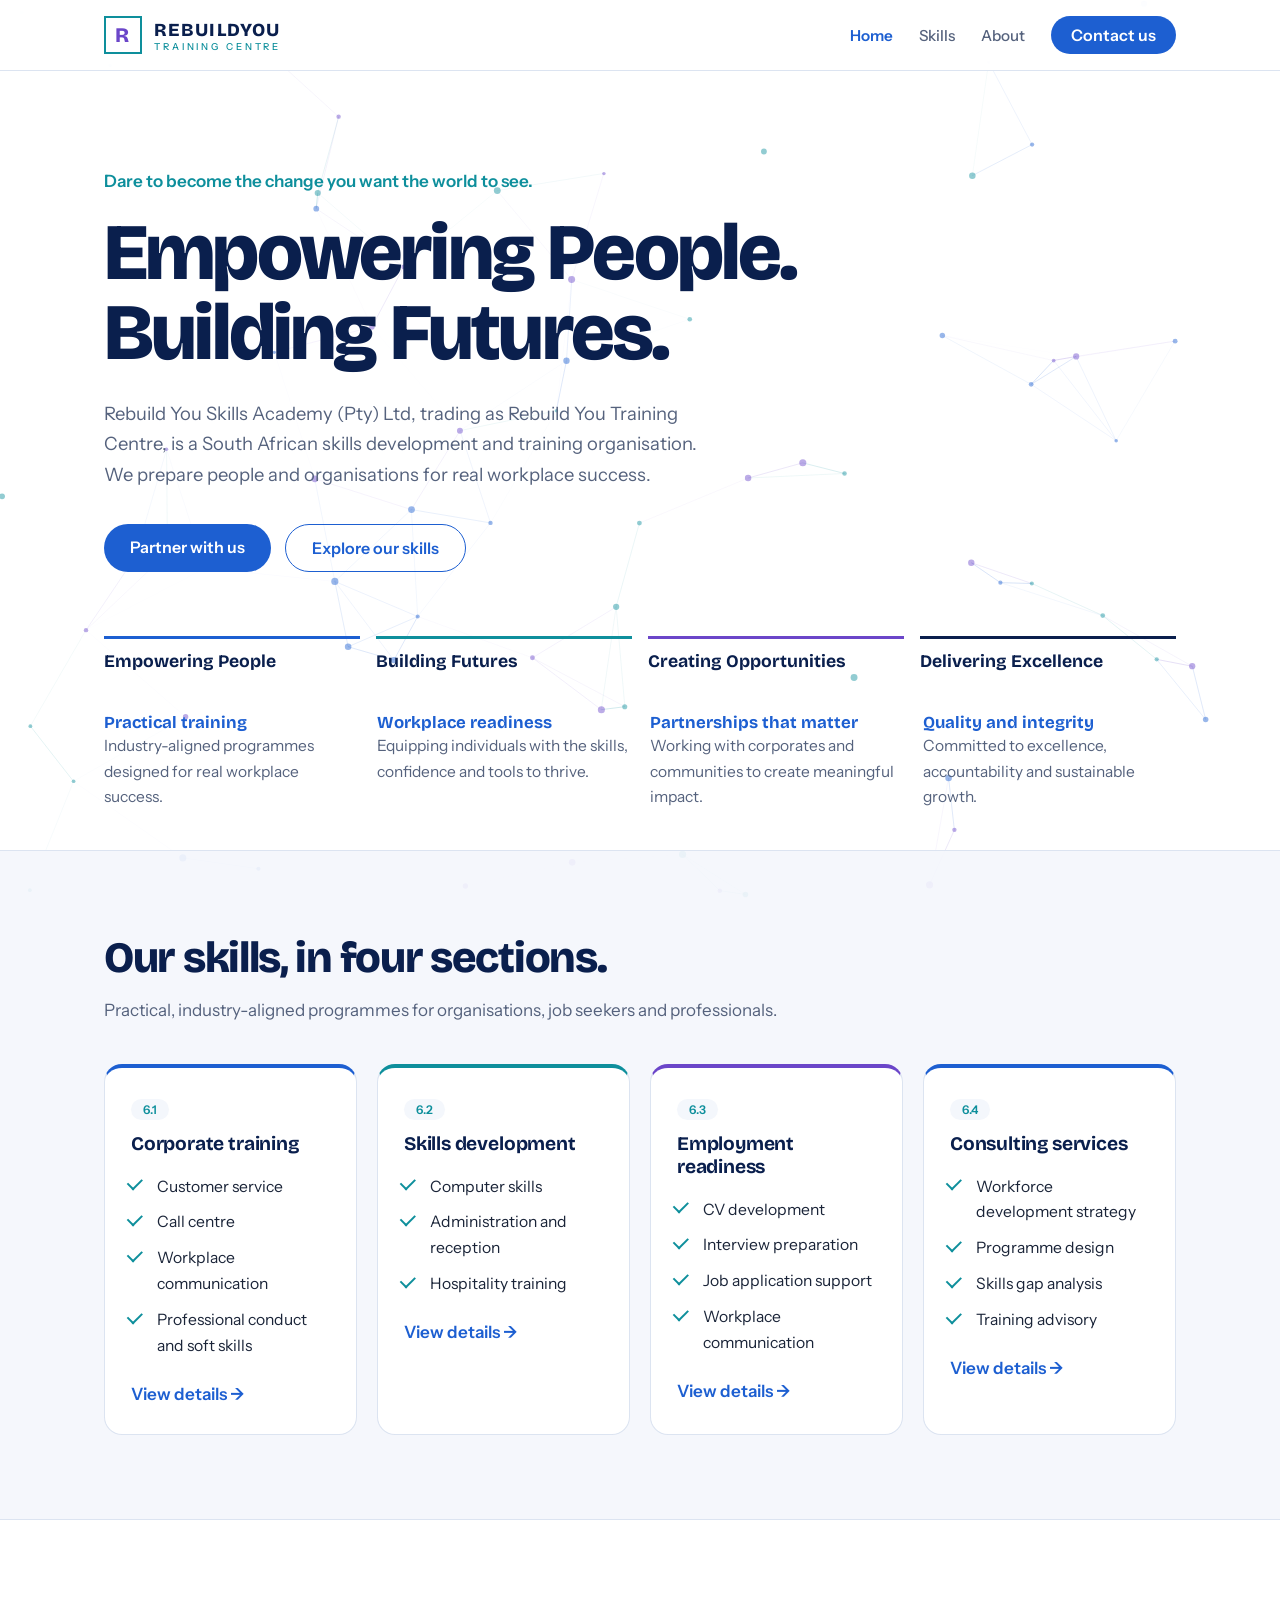
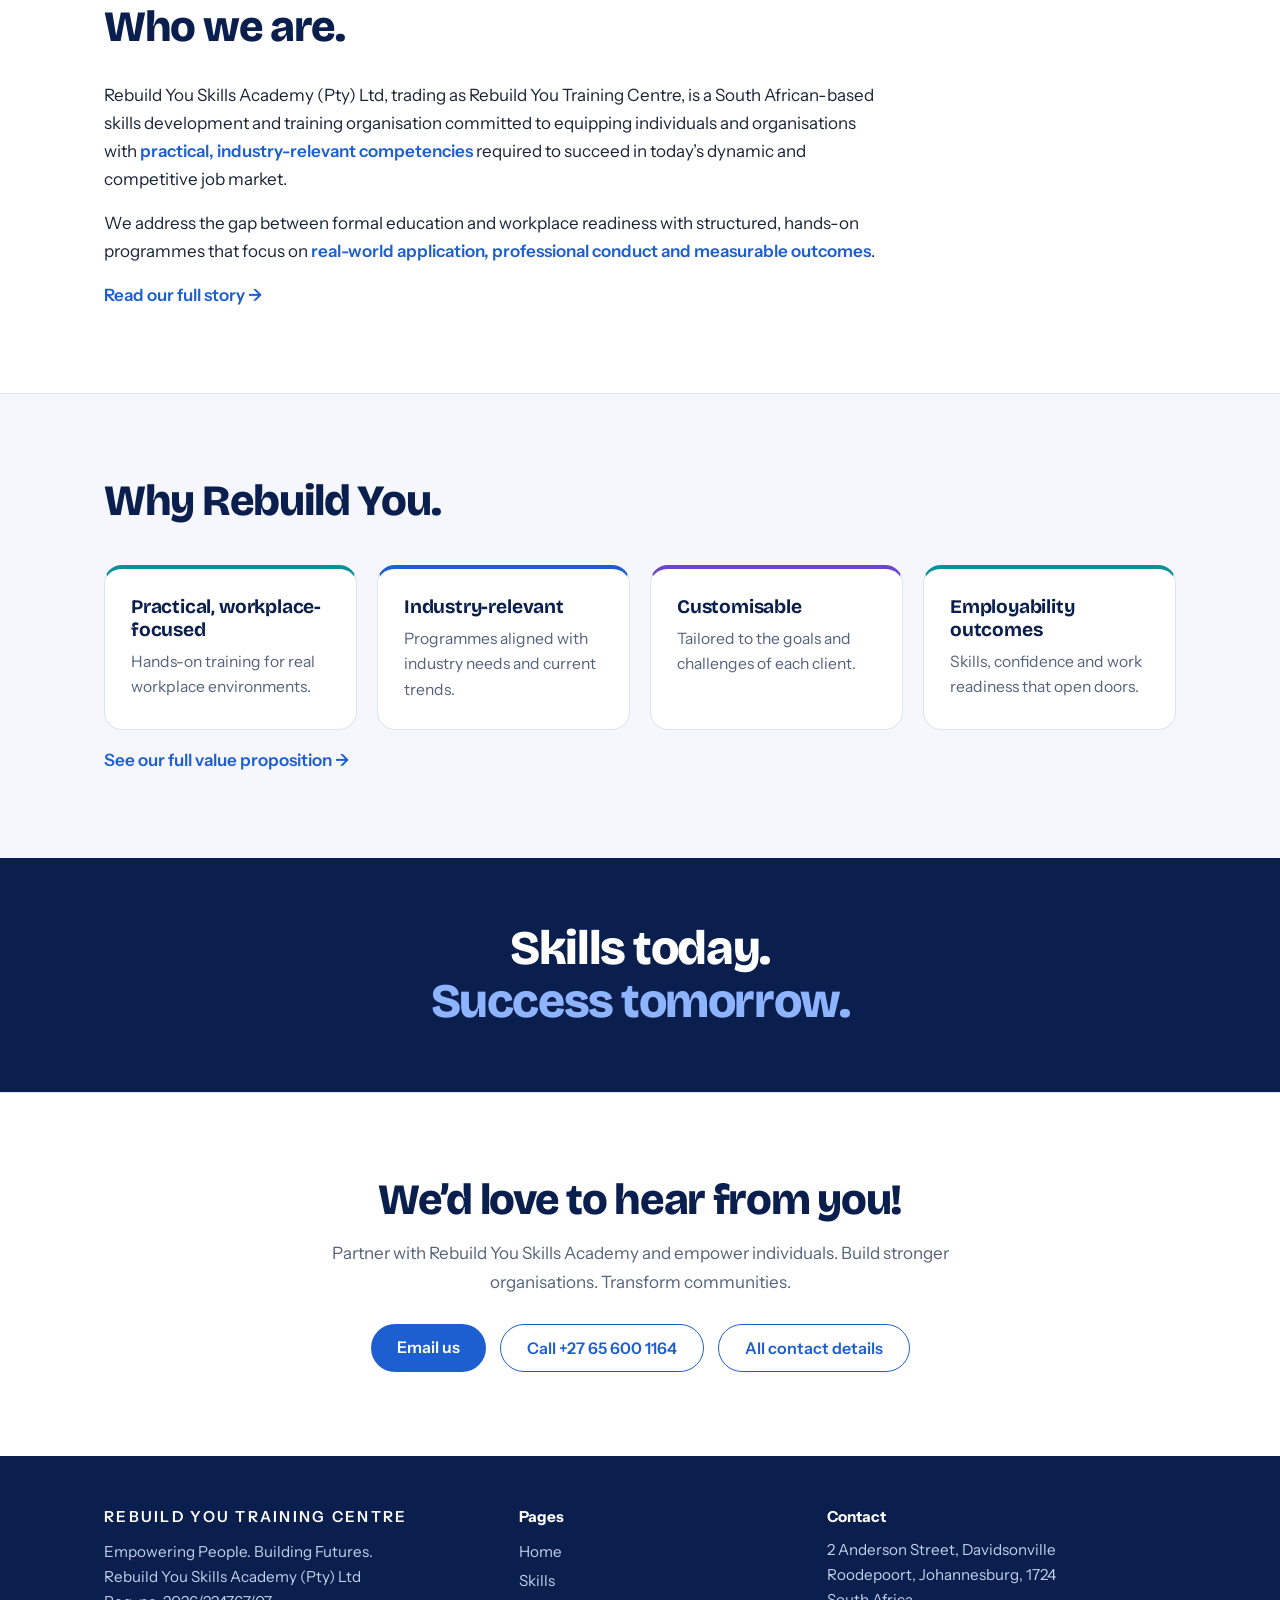
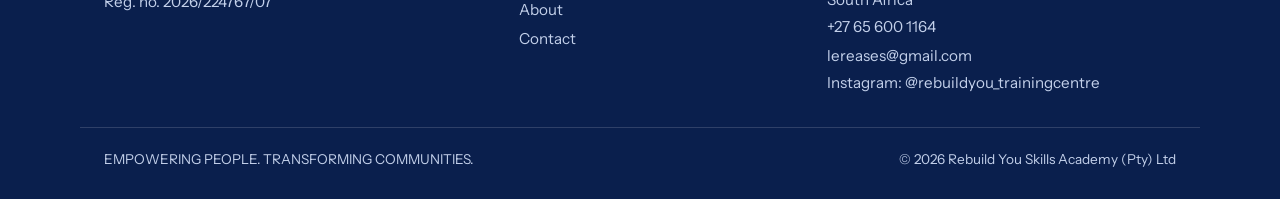
<file: index (2).html>
<!DOCTYPE html>
<html lang="en">
<head>
<meta charset="UTF-8">
<meta name="viewport" content="width=device-width, initial-scale=1">
<title>Rebuild You Training Centre | Empowering People. Building Futures.</title>
<meta name="description" content="Rebuild You Skills Academy (Pty) Ltd, trading as Rebuild You Training Centre. Practical, industry-aligned skills training in South Africa.">
<link rel="preconnect" href="https://fonts.googleapis.com">
<link rel="preconnect" href="https://fonts.gstatic.com" crossorigin>
<link href="https://fonts.googleapis.com/css2?family=Bricolage+Grotesque:wght@500;700;800&family=Instrument+Sans:wght@400;500;600&display=swap" rel="stylesheet">
<link rel="stylesheet" href="style.css">
</head>
<body>
<canvas id="wall" aria-hidden="true"></canvas>
<header>
  <div class="wrap nav">
    <a href="index.html" class="logo" aria-label="Rebuild You Training Centre home"><span class="mark">R</span><span>REBUILDYOU<small>TRAINING CENTRE</small></span></a>
    <nav aria-label="Main"><ul><li><a href="index.html" class="on" aria-current="page">Home</a></li><li><a href="skills.html">Skills</a></li><li><a href="about.html">About</a></li><li><a class="btn" href="about.html#contact">Contact us</a></li></ul></nav>
  </div>
</header>

<main id="top">
<section class="hero" style="border:0;padding-bottom:40px">
  <div class="wrap">
    <p class="tag">Dare to become the change you want the world to see.</p>
    <h1>Empowering People. Building Futures.</h1>
    <p class="l">Rebuild You Skills Academy (Pty) Ltd, trading as Rebuild You Training Centre, is a South African skills development and training organisation. We prepare people and organisations for real workplace success.</p>
    <div class="acts"><a class="btn" href="about.html#contact">Partner with us</a><a class="btn o" href="skills.html">Explore our skills</a></div>
    <div class="pillars">
      <div>Empowering People</div><div>Building Futures</div><div>Creating Opportunities</div><div>Delivering Excellence</div>
    </div>
    <div class="four">
      <div><h3>Practical training</h3><p>Industry-aligned programmes designed for real workplace success.</p></div>
      <div><h3>Workplace readiness</h3><p>Equipping individuals with the skills, confidence and tools to thrive.</p></div>
      <div><h3>Partnerships that matter</h3><p>Working with corporates and communities to create meaningful impact.</p></div>
      <div><h3>Quality and integrity</h3><p>Committed to excellence, accountability and sustainable growth.</p></div>
    </div>
  </div>
</section>

<section id="skills" class="alt"><div class="wrap">
<h2>Our skills, in four sections.</h2><p class="secintro">Practical, industry-aligned programmes for organisations, job seekers and professionals.</p>
<div class="grid g4">
<div class="card b"><span class="chip">6.1</span><h3>Corporate training</h3><ul class="c"><li>Customer service</li><li>Call centre</li><li>Workplace communication</li><li>Professional conduct and soft skills</li></ul><a class="more" href="skills.html#s-corporate">View details &rarr;</a></div>
<div class="card t"><span class="chip">6.2</span><h3>Skills development</h3><ul class="c"><li>Computer skills</li><li>Administration and reception</li><li>Hospitality training</li></ul><a class="more" href="skills.html#s-skills">View details &rarr;</a></div>
<div class="card p"><span class="chip">6.3</span><h3>Employment readiness</h3><ul class="c"><li>CV development</li><li>Interview preparation</li><li>Job application support</li><li>Workplace communication</li></ul><a class="more" href="skills.html#s-employ">View details &rarr;</a></div>
<div class="card b"><span class="chip">6.4</span><h3>Consulting services</h3><ul class="c"><li>Workforce development strategy</li><li>Programme design</li><li>Skills gap analysis</li><li>Training advisory</li></ul><a class="more" href="skills.html#s-consult">View details &rarr;</a></div>
</div></div></section>

<section id="who"><div class="wrap"><h2>Who we are.</h2>
<div class="prose"><p>Rebuild You Skills Academy (Pty) Ltd, trading as Rebuild You Training Centre, is a South African-based skills development and training organisation committed to equipping individuals and organisations with <b>practical, industry-relevant competencies</b> required to succeed in today’s dynamic and competitive job market.</p>
<p>We address the gap between formal education and workplace readiness with structured, hands-on programmes that focus on <b>real-world application, professional conduct and measurable outcomes</b>.</p></div>
<a class="more" href="about.html">Read our full story &rarr;</a></div></section>

<section id="why" class="alt"><div class="wrap"><h2>Why Rebuild You.</h2>
<div class="grid g4">
<div class="card t"><h3>Practical, workplace-focused</h3><p>Hands-on training for real workplace environments.</p></div>
<div class="card b"><h3>Industry-relevant</h3><p>Programmes aligned with industry needs and current trends.</p></div>
<div class="card p"><h3>Customisable</h3><p>Tailored to the goals and challenges of each client.</p></div>
<div class="card t"><h3>Employability outcomes</h3><p>Skills, confidence and work readiness that open doors.</p></div>
</div><a class="more" href="skills.html#value">See our full value proposition &rarr;</a></div></section>

<div class="band"><div class="wrap"><p>Skills today.<span>Success tomorrow.</span></p></div></div>

<section id="touch" class="cta"><div class="wrap"><h2>We’d love to hear from you!</h2>
<p class="sub">Partner with Rebuild You Skills Academy and empower individuals. Build stronger organisations. Transform communities.</p>
<div class="acts"><a class="btn" href="mailto:lereases@gmail.com">Email us</a><a class="btn o" href="tel:+27656001164">Call +27 65 600 1164</a><a class="btn o" href="about.html#contact">All contact details</a></div></div></section>
</main>

<footer>
  <div class="wrap fgrid">
    <div><strong class="fb">REBUILD YOU TRAINING CENTRE</strong><p>Empowering People. Building Futures.<br>Rebuild You Skills Academy (Pty) Ltd<br>Reg. no. 2026/224767/07</p></div>
    <div><b>Pages</b><a href="index.html">Home</a><a href="skills.html">Skills</a><a href="about.html">About</a><a href="about.html#contact">Contact</a></div>
    <div><b>Contact</b><p>2 Anderson Street, Davidsonville<br>Roodepoort, Johannesburg, 1724<br>South Africa</p><a href="tel:+27656001164">+27 65 600 1164</a><a href="mailto:lereases@gmail.com">lereases@gmail.com</a><span>Instagram: @rebuildyou_trainingcentre</span></div>
  </div>
  <div class="wrap copy"><span>EMPOWERING PEOPLE. TRANSFORMING COMMUNITIES.</span><span>&copy; <span id="yr"></span> Rebuild You Skills Academy (Pty) Ltd</span></div>
</footer>
<script src="site.js" defer></script>
</body>
</html>
</file>
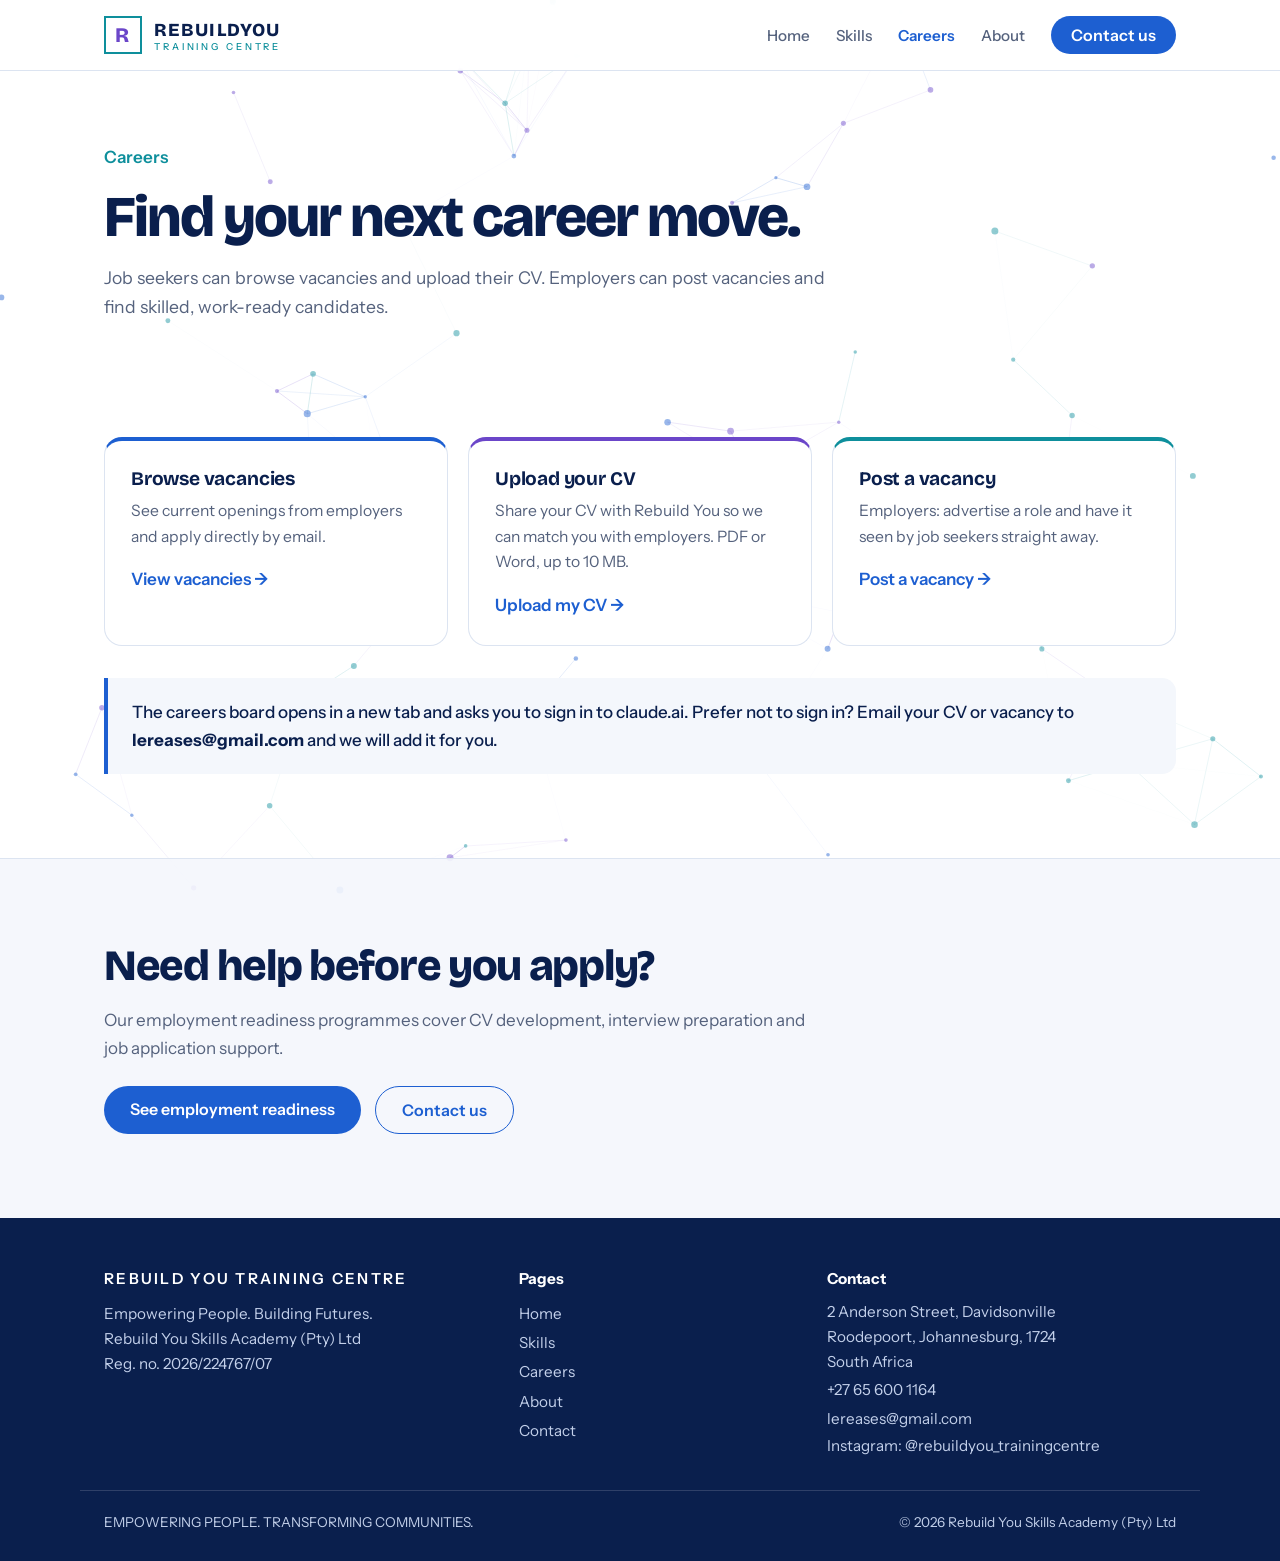
<file: jobs.html>
<!DOCTYPE html>
<html lang="en">
<head>
<meta charset="UTF-8">
<meta name="viewport" content="width=device-width, initial-scale=1">
<title>Careers | Rebuild You Training Centre</title>
<meta name="description" content="Find a career, upload your CV or post a vacancy with Rebuild You Training Centre.">
<link rel="preconnect" href="https://fonts.googleapis.com">
<link rel="preconnect" href="https://fonts.gstatic.com" crossorigin>
<link href="https://fonts.googleapis.com/css2?family=Bricolage+Grotesque:wght@500;700;800&family=Instrument+Sans:wght@400;500;600&display=swap" rel="stylesheet">
<link rel="stylesheet" href="style.css">
</head>
<body>
<canvas id="wall" aria-hidden="true"></canvas>
<header>
  <div class="wrap nav">
    <a href="index.html" class="logo" aria-label="Rebuild You Training Centre home"><span class="mark">R</span><span>REBUILDYOU<small>TRAINING CENTRE</small></span></a>
    <nav aria-label="Main"><ul><li><a href="index.html">Home</a></li><li><a href="skills.html">Skills</a></li><li><a href="jobs.html" class="on" aria-current="page">Careers</a></li><li><a href="about.html">About</a></li><li><a class="btn" href="about.html#contact">Contact us</a></li></ul></nav>
  </div>
</header>

<main id="top">
<section class="pagehead"><div class="wrap"><p class="tag">Careers</p><h1>Find your next career move.</h1><p class="sub">Job seekers can browse vacancies and upload their CV. Employers can post vacancies and find skilled, work-ready candidates.</p></div></section>
<section style="border-top:0;padding-top:20px"><div class="wrap">
<div class="grid g3">
<div class="card b"><h3>Browse vacancies</h3><p>See current openings from employers and apply directly by email.</p><a class="more" href="https://claude.ai/artifact/K9ayrGZ6JpyZA7vRaJhe7p" target="_blank" rel="noopener">View vacancies &rarr;</a></div>
<div class="card p"><h3>Upload your CV</h3><p>Share your CV with Rebuild You so we can match you with employers. PDF or Word, up to 10 MB.</p><a class="more" href="https://claude.ai/artifact/K9ayrGZ6JpyZA7vRaJhe7p" target="_blank" rel="noopener">Upload my CV &rarr;</a></div>
<div class="card t"><h3>Post a vacancy</h3><p>Employers: advertise a role and have it seen by job seekers straight away.</p><a class="more" href="https://claude.ai/artifact/K9ayrGZ6JpyZA7vRaJhe7p" target="_blank" rel="noopener">Post a vacancy &rarr;</a></div>
</div>
<p class="note">The careers board opens in a new tab and asks you to sign in to claude.ai. Prefer not to sign in? Email your CV or vacancy to <a href="mailto:lereases@gmail.com"><b>lereases@gmail.com</b></a> and we will add it for you.</p>
</div></section>
<section class="alt"><div class="wrap"><h2>Need help before you apply?</h2><p class="sub">Our employment readiness programmes cover CV development, interview preparation and job application support.</p><div class="acts" style="margin-top:24px"><a class="btn" href="skills.html#s-employ">See employment readiness</a><a class="btn o" href="about.html#contact">Contact us</a></div></div></section>
</main>

<footer>
  <div class="wrap fgrid">
    <div><strong class="fb">REBUILD YOU TRAINING CENTRE</strong><p>Empowering People. Building Futures.<br>Rebuild You Skills Academy (Pty) Ltd<br>Reg. no. 2026/224767/07</p></div>
    <div><b>Pages</b><a href="index.html">Home</a><a href="skills.html">Skills</a><a href="jobs.html">Careers</a><a href="about.html">About</a><a href="about.html#contact">Contact</a></div>
    <div><b>Contact</b><p>2 Anderson Street, Davidsonville<br>Roodepoort, Johannesburg, 1724<br>South Africa</p><a href="tel:+27656001164">+27 65 600 1164</a><a href="mailto:lereases@gmail.com">lereases@gmail.com</a><span>Instagram: @rebuildyou_trainingcentre</span></div>
  </div>
  <div class="wrap copy"><span>EMPOWERING PEOPLE. TRANSFORMING COMMUNITIES.</span><span>&copy; <span id="yr"></span> Rebuild You Skills Academy (Pty) Ltd</span></div>
</footer>
<script src="site.js" defer></script>
</body>
</html>
</file>
<file: style.css>
:root{--white:#fff;--soft:#f4f7fc;--line:#dce4f1;--navy:#0a1f4d;--blue:#1d5fd1;--purple:#6b46c9;--teal:#0e8f9c;--text:#1a2438;--muted:#55627d;--d:'Bricolage Grotesque',Arial,sans-serif;--b:'Instrument Sans',Arial,sans-serif}
*{box-sizing:border-box;margin:0;padding:0}
html{scroll-behavior:smooth;scroll-padding-top:80px}
body{background:var(--white);color:var(--text);font:400 17px/1.65 var(--b)}
a{color:inherit;text-decoration:none}
:focus-visible{outline:3px solid var(--blue);outline-offset:3px}
.wrap{max-width:1120px;margin:0 auto;padding:0 24px}
#wall{position:fixed;inset:0;width:100%;height:100%;z-index:0;pointer-events:none}
main,footer,header{position:relative;z-index:1}

/* Header */
header{position:sticky;top:0;z-index:10;background:rgba(255,255,255,.92);backdrop-filter:blur(10px);border-bottom:1px solid var(--line)}
.nav{display:flex;align-items:center;justify-content:space-between;height:70px;gap:20px}
.logo{display:flex;align-items:center;gap:12px;font:800 1.15rem var(--d);letter-spacing:.06em;color:var(--navy)}
.mark{width:38px;height:38px;border:2px solid var(--teal);display:grid;place-items:center;font:800 1.3rem var(--d);color:var(--purple)}
.logo small{display:block;font:500 .6rem var(--b);letter-spacing:.3em;color:var(--teal)}
nav ul{display:flex;gap:26px;list-style:none;align-items:center}
nav a{color:var(--muted);font-weight:500;font-size:.95rem}
nav a:hover{color:var(--blue)}
.btn{display:inline-block;background:var(--blue);color:#fff;font:600 1rem var(--b);padding:13px 26px;border-radius:999px;border:0;cursor:pointer;transition:background .2s,transform .2s}
.btn:hover{background:var(--purple);transform:translateY(-2px)}
.btn.o{background:transparent;color:var(--blue);border:1.5px solid var(--blue)}
.btn.o:hover{background:var(--soft);color:var(--purple)}
nav .btn{padding:9px 20px;color:#fff}

/* Hero */
.hero{padding:96px 0 80px}
.tag{color:var(--teal);font-weight:600;margin-bottom:18px}
h1{font:800 clamp(2.6rem,6.5vw,5rem)/1 var(--d);letter-spacing:-.035em;color:var(--navy);max-width:11em}
.hero p.l{margin:26px 0 34px;max-width:34em;color:var(--muted);font-size:1.15rem}
.acts{display:flex;gap:14px;flex-wrap:wrap}
.pillars{display:grid;grid-template-columns:repeat(4,1fr);gap:16px;margin-top:64px}
.pillars div{border-top:3px solid var(--blue);padding-top:12px;font:700 1.1rem var(--d);color:var(--navy)}
.pillars div:nth-child(2){border-color:var(--teal)}.pillars div:nth-child(3){border-color:var(--purple)}.pillars div:nth-child(4){border-color:var(--navy)}
.four{display:grid;grid-template-columns:repeat(4,1fr);gap:20px;margin-top:40px}
.four h3{font:700 1.05rem var(--d);color:var(--blue)}
.four p{color:var(--muted);font-size:.97rem}

/* Sections */
section{padding:84px 0;border-top:1px solid var(--line)}
section.alt{background:rgba(244,247,252,.9)}
h2{font:800 clamp(1.8rem,4vw,2.7rem)/1.08 var(--d);letter-spacing:-.03em;color:var(--navy);max-width:18em}
h2 em{font-style:normal;color:var(--blue);margin-right:.35em}
.sub{color:var(--muted);max-width:42em;margin-top:16px}
.prose{max-width:46em;margin-top:30px}
.prose p+p{margin-top:16px}
.prose b{color:var(--blue);font-weight:600}
.grid{display:grid;gap:20px;margin-top:40px}
.g2{grid-template-columns:repeat(2,1fr)}.g3{grid-template-columns:repeat(3,1fr)}.g4{grid-template-columns:repeat(4,1fr)}.g5{grid-template-columns:repeat(5,1fr)}
.card{background:var(--white);border:1px solid var(--line);border-radius:18px;padding:26px}
.card h3{font:700 1.2rem var(--d);color:var(--navy);letter-spacing:-.01em;margin-bottom:8px}
.card p{color:var(--muted);font-size:.98rem}
.card.t{border-top:4px solid var(--teal)}.card.p{border-top:4px solid var(--purple)}.card.b{border-top:4px solid var(--blue)}
ul.c{list-style:none;margin-top:14px}
ul.c li{position:relative;padding:5px 0 5px 26px;font-size:.98rem}
ul.c li::before{content:"";position:absolute;left:0;top:.8em;width:12px;height:7px;border-left:2.5px solid var(--teal);border-bottom:2.5px solid var(--teal);transform:rotate(-45deg) translateY(-50%)}
.lbl{font:600 .82rem var(--b);color:var(--blue);margin-top:14px}
.note{margin-top:32px;padding:20px 24px;border-left:4px solid var(--blue);background:var(--soft);border-radius:0 14px 14px 0;color:var(--navy);font-weight:500}

/* Legal table */
.tbl{margin-top:36px;border-top:1px solid var(--line)}
.tbl div{display:grid;grid-template-columns:240px 1fr;gap:20px;padding:18px 0;border-bottom:1px solid var(--line)}
.tbl b{color:var(--blue);font-weight:600}

/* Steps / phases */
.steps{counter-reset:s}
.steps .card{counter-increment:s}
.steps .card::before{content:counter(s);display:grid;place-items:center;width:38px;height:38px;border-radius:50%;background:var(--blue);color:#fff;font:800 1rem var(--d);margin-bottom:14px}
.steps .card:nth-child(3n+2)::before{background:var(--teal)}.steps .card:nth-child(3n)::before{background:var(--purple)}

/* Leader */
.leader{display:grid;grid-template-columns:260px 1fr;gap:40px;margin-top:40px;align-items:start}
.ph{aspect-ratio:1;border-radius:20px;background:linear-gradient(135deg,var(--navy),var(--purple));display:grid;place-items:center;color:#fff;font:800 5rem var(--d)}
.role{color:var(--teal);font-weight:600}
.leader h3{font:800 2.3rem var(--d);color:var(--navy);letter-spacing:-.03em;margin:4px 0 14px}
.leader p+p{margin-top:14px;color:var(--muted)}

/* Slogans */
.band{background:var(--navy);color:#fff;padding:64px 0;text-align:center}
.band p{font:800 clamp(1.8rem,4.5vw,3rem)/1.1 var(--d);letter-spacing:-.03em}
.band span{display:block;color:#8fb4ff}

/* Contact */
.contact{display:grid;grid-template-columns:1fr 1fr;gap:56px;align-items:start}
.ci div{padding:18px 0;border-bottom:1px solid var(--line)}
.ci b{display:block;color:var(--blue);font-weight:600;font-size:.9rem}
.ci a:hover{color:var(--blue)}
form{display:grid;gap:16px}
label{display:grid;gap:6px;font-weight:500;font-size:.95rem}
input,select,textarea{background:var(--white);border:1px solid var(--line);border-radius:12px;padding:13px 15px;color:var(--text);font:400 1rem var(--b);width:100%}
input:focus,select:focus,textarea:focus{outline:2px solid var(--blue);border-color:var(--blue)}
textarea{min-height:120px;resize:vertical}
#msg{color:var(--teal);font-weight:600;min-height:1.5em}
footer{background:var(--navy);color:#c3d0ea;padding:36px 0;font-size:.95rem;text-align:center}
footer strong{display:block;color:#fff;letter-spacing:.2em;font-weight:500;margin-bottom:6px}

@media(max-width:960px){
  .g4,.g5,.four,.pillars{grid-template-columns:repeat(2,1fr)}.g3{grid-template-columns:1fr 1fr}
  .leader,.contact{grid-template-columns:1fr}.ph{max-width:220px}
}
@media(max-width:720px){
  .g2,.g3,.g4,.g5,.four,.pillars{grid-template-columns:1fr}
  .tbl div{grid-template-columns:1fr;gap:4px}
  body{font-size:16px}section{padding:64px 0}.hero{padding:60px 0}
}
@media(prefers-reduced-motion:reduce){*{transition:none!important}html{scroll-behavior:auto}#wall{display:none}}

/* ---- Multi-page additions ---- */
html{scroll-padding-top:130px}
.pagehead{padding:72px 0 56px;border-top:0}
.pagehead h1{font-size:clamp(2.2rem,5vw,3.6rem);max-width:14em}
.pagehead .sub{font-size:1.1rem}
.chips{position:sticky;top:70px;z-index:9;background:rgba(255,255,255,.94);backdrop-filter:blur(8px);border-top:1px solid var(--line);border-bottom:1px solid var(--line)}
.chips .wrap{display:flex;gap:10px;overflow-x:auto;padding-top:12px;padding-bottom:12px;white-space:nowrap}
.chips a{border:1px solid var(--line);border-radius:999px;padding:6px 16px;font-size:.9rem;font-weight:500;color:var(--muted);background:#fff}
.chips a:hover{border-color:var(--blue);color:var(--blue)}
nav a.on{color:var(--blue);font-weight:600}
.skill h3{display:flex;gap:10px;align-items:center}
.skill .n{flex:none;display:grid;place-items:center;width:30px;height:30px;border-radius:50%;background:var(--soft);color:var(--blue);font:700 .85rem var(--d)}
.secintro{color:var(--muted);max-width:40em;margin-top:14px}
.more{display:inline-block;margin-top:16px;color:var(--blue);font-weight:600}
.more:hover{color:var(--purple)}
.chip{display:inline-block;font:600 .75rem var(--b);color:var(--teal);background:var(--soft);padding:3px 12px;border-radius:999px;margin-bottom:12px}
.cta{text-align:center}
.cta h2{margin:0 auto}
.cta .sub{margin:16px auto 28px}
.cta .acts{justify-content:center}
footer{text-align:left;padding:48px 0 28px}
.fgrid{display:grid;grid-template-columns:1.4fr 1fr 1.3fr;gap:40px}
footer strong.fb{display:block;color:#fff;letter-spacing:.15em;font-weight:600;margin-bottom:10px}
footer b{display:block;color:#fff;margin-bottom:8px}
footer a{display:block;padding:2px 0}
footer a:hover{color:#fff}
.copy{margin-top:32px;padding-top:20px;border-top:1px solid rgba(255,255,255,.15);font-size:.85rem;display:flex;justify-content:space-between;gap:12px;flex-wrap:wrap}
@media(max-width:720px){
  nav ul{gap:12px}nav a{font-size:.85rem}nav .btn{display:none}
  .logo span:last-child{display:none}
  .fgrid{grid-template-columns:1fr}
}
</file>
